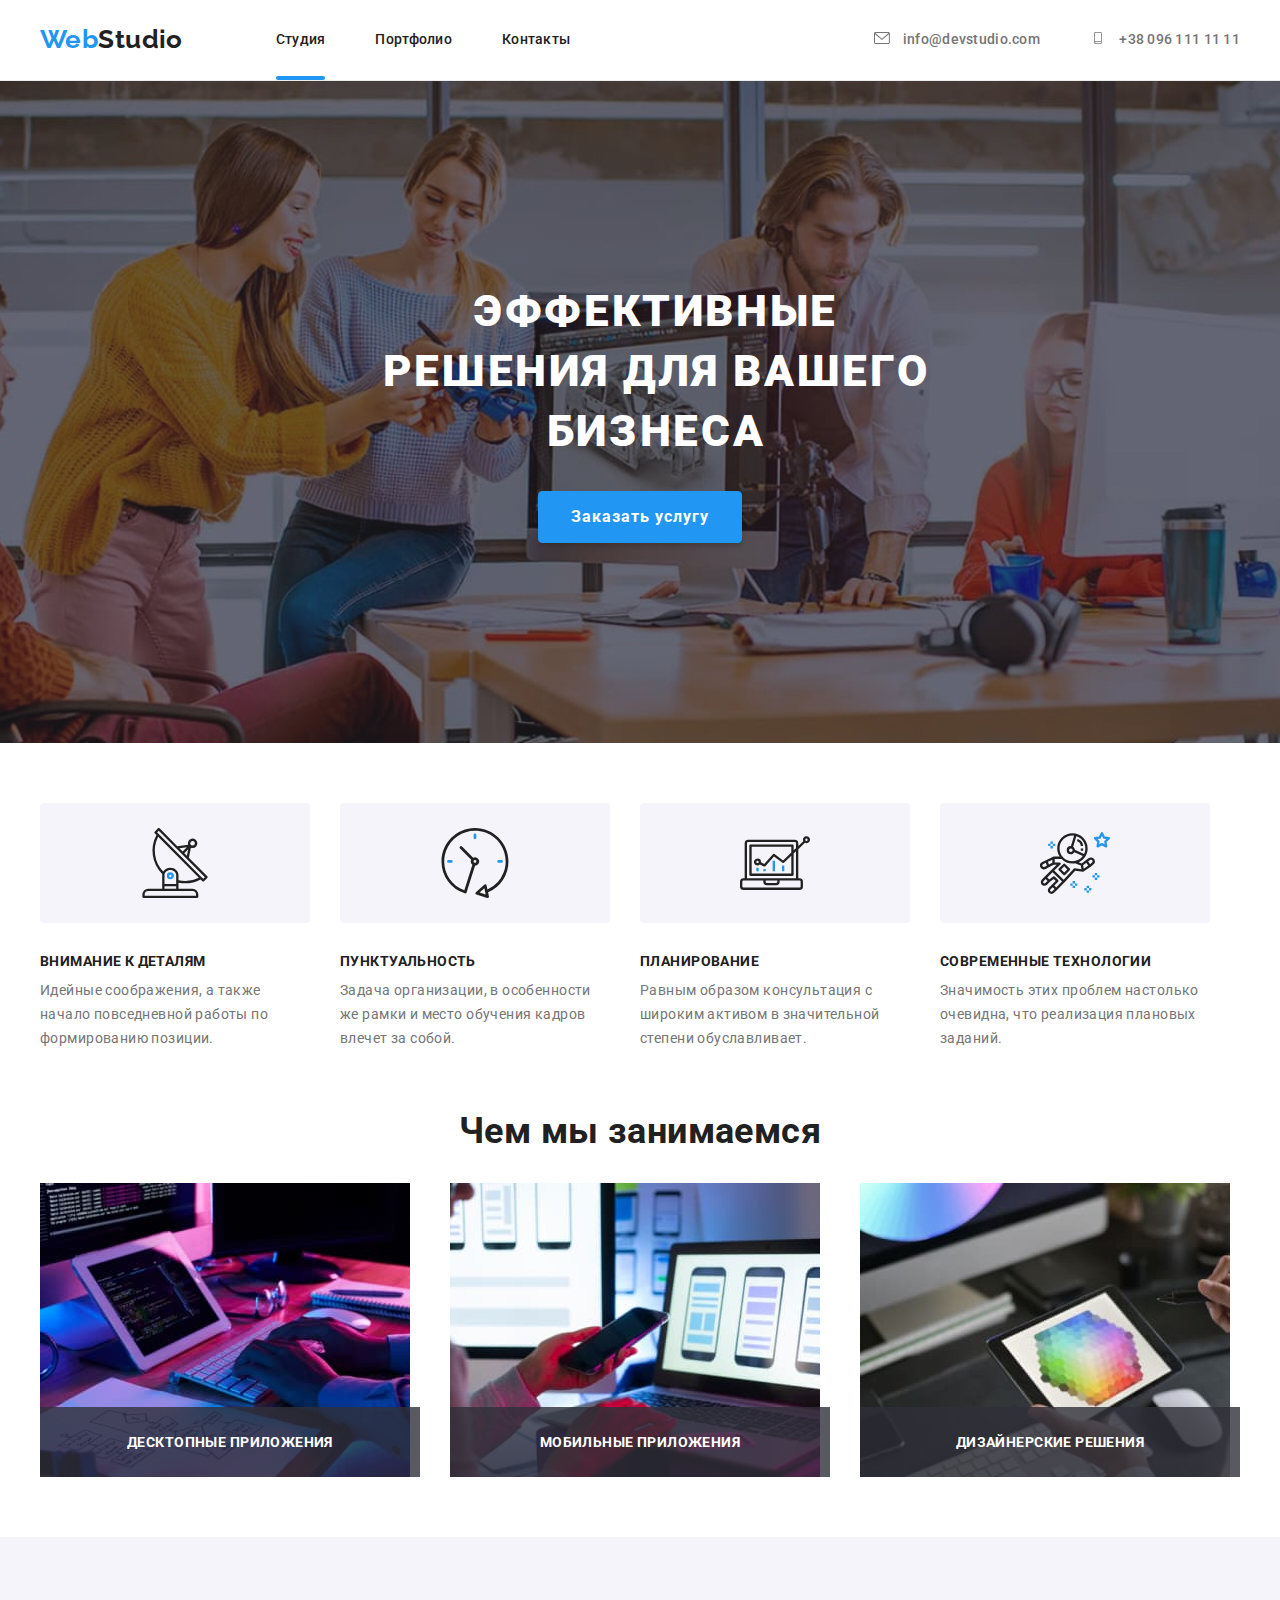
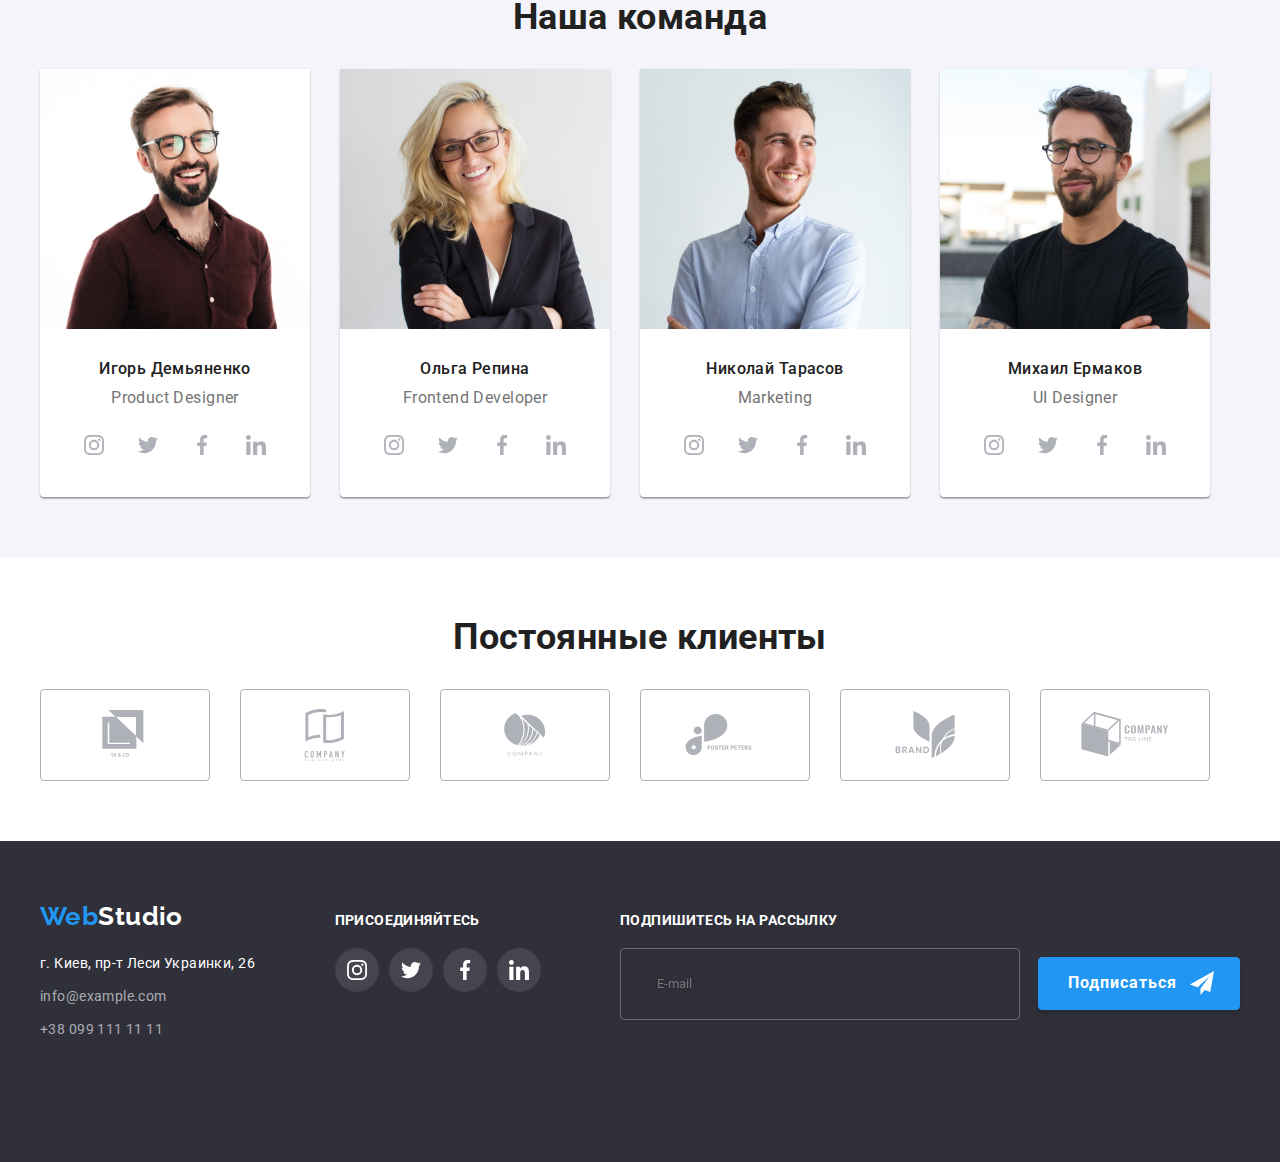
<file: index.html>
<!DOCTYPE html>
<html lang="en">

<head>
  <meta charset="UTF-8" />
  <meta name="viewport" content="width=device-width, initial-scale=1.0" />
  <title>WebStudio</title>
  <link
    href="https://fonts.googleapis.com/css2?family=Oleo+Script&family=Raleway:wght@700&family=Roboto:wght@400;500;700;900&display=swap"
    rel="stylesheet" />
  <link rel="stylesheet" href="https://cdnjs.cloudflare.com/ajax/libs/modern-normalize/1.0.0/modern-normalize.min.css"
    integrity="sha512-ISS7cAi1PEhQ8jnbJpJZMd29NlhNj4AWYyLOSp2CE/CsHxTCu+r+t0D2yoJudVrd0/8fTVPUVDzY5Tvli75u/g=="
    crossorigin="anonymous" />
  <link rel="stylesheet" href="./css/main.min.css" />
</head>

<body class="page">

  <!-- Шапка сайта -->
  <header class="page-header">
    <div class="container main-flex">

      <nav class="navigation">
        <!-- Logo-header -->
        <a class="logo navigation__logo-header link" href="./index.html" aria-label="logo">
          <span class="logo__accent-web">Web</span>Studio</a>

        <!-- Site  -->
        <ul class="site-nav__list page-header__site">
          <li class="site-nav__item">
            <a class="site-nav__link current link" href="./index.html">Студия</a></li>
          <li class="site-nav__item">
            <a class="site-nav__link link" href="./portfolio.html">Портфолио</a></li>
          <li class="site-nav__item">
            <a class="site-nav__link link" href="">Контакты</a></li>
        </ul>
      </nav>

      <address class="address">
        <ul class="site-contacts__list page-header__site">
          
          <li class="site-contacts__item">
            <a class="site-contacts__link link" href="mailto:info@devstudio.com">
              <svg class="site-contacts__icon-mail page-header__icon">
                <use href="./images/sprite.svg#icon-mail"></use>
              </svg>
              info@devstudio.com</a> </li>

          <li class="site-contacts__item">
            <a class="site-contacts__link link" href="tel:+380961111111">
              <svg class="site-contacts__icon-tell page-header__icon">
                <use href="./images/sprite.svg#icon-tell"></use>
              </svg>
              +38 096 111 11 11</a> </li>
        </ul>
      </address>
    </div>
  </header>

  <main>

    <!-- Hero  -->
    <section class="hero">
      <div class="hero__container">
        <h1 class="hero__title">Эффективные решения для вашего бизнеса</h1>
        <button class="button modal__btn" data-modal-open>Заказать услугу</button>
      </div>
    </section>

    <!-- Features-->
    <section class="feature section">
      <h2 class="section__title" hidden>Особенности</h2>
      <div class="container">

        <ul class="feature__list">
          <li class="feature__item icon-antena">
            <h3 class="feature__title">Внимание к деталям</h3>
            <p class="feature__indent">
              Идейные соображения, а также начало повседневной работы по формированию позиции.
            </p>
          </li>

          <li class="feature__item icon-clock">
            <h3 class="feature__title">Пунктуальность</h3>
            <p class="feature__indent">
              Задача организации, в особенности же рамки и место обучения кадров влечет за собой.
            </p>
          </li>
          <li class="feature__item icon-diagr">
            <h3 class="feature__title">Планирование</h3>
            <p class="feature__indent">
              Равным образом консультация с широким активом в значительной
              степени обуславливает.
            </p>
          </li>
          <li class="feature__item icon-astro">
            <h3 class="feature__title">Современные технологии</h3>
            <p class="feature__indent">
              Значимость этих проблем настолько очевидна, что реализация
              плановых заданий.
            </p>
          </li>
        </ul>
      </div>
    </section>

    <!-- Чем мы занимаемся-->
    <section class="section plan">
      <div class="container">
        <h2 class="section__title">Чем мы занимаемся</h2>

        <ul class="plan__list">
          <li class="plan__item">
            <img class="plan__image" src="./images/img1.jpg" alt="Мужчина пишет код с клавиатуры" width="370"
              height="294" />
            <p class="plan__text">Десктопные приложения</p>
          </li>
          <li class="plan__item">
            <img class="plan__image" src="./images/img2.jpg" alt="Девушка создает интерфейс как на телефоне" width="370"
              height="294" />
            <p class="plan__text">Мобильные приложения</p>
          </li>
          <li class="plan__item">
            <img class="plan__image" src="./images/img3.jpg" alt="Выбор цветовой палитры" width="370" height="294" />
            <p class="plan__text">Дизайнерские решения</p>
          </li>
        </ul>
      </div>
    </section>

    <!-- Наша команда-->
    <section class="work section">
      <div class="container">
        <h2 class="section__title">Наша команда</h2>

        <ul class="work__list">
          <li class="work__item">
            <img class="work__image" 
            src="./images/игорь.jpg" 
            alt="фото мужчины в очках" />
            <!-- width="270" height="260" -->
            <h3 class="work__title">Игорь Демьяненко</h3>
            <p class="work__indent">Product Designer</p>

            <ul class="social-list">
              <li class="social-list__item">
                <a href="" class="social-list__link">
                  <svg class="social-list__svg" width="20" height="20">
                    <use href="./images/sprite.svg#icon-instagram"></use>
                  </svg>
                </a>
              </li>

              <li class="social-list__item">
                <a href="" class="social-list__link">
                  <svg class="social-list__svg" width="20" height="20">
                    <use href="./images/sprite.svg#icon-twitter"></use>
                  </svg>
                </a>
              </li>

              <li class="social-list__item">
                <a href="" class="social-list__link">
                  <svg class="social-list__svg" width="20" height="20">
                    <use href="./images/sprite.svg#icon-facebook"></use>
                  </svg>
                </a>
              </li>

              <li class="social-list__item">
                <a href="" class="social-list__link">
                  <svg class="social-list__svg" width="20" height="20">
                    <use href="./images/sprite.svg#icon-linkedin"></use>
                  </svg>
                </a>
              </li>
            </ul>

          </li>

          <li class="work__item">
            <img class="work__image" 
            src="./images/ольга.jpg" 
            alt="фото женщины в очках" />

            <h3 class="work__title">Ольга Репина</h3>
            <p class="work__indent">Frontend Developer</p>

            <ul class="social-list">
              <li class="social-list__item">
                <a href="" class="social-list__link">
                  <svg class="social-list__svg" width="20" height="20">
                    <use href="./images/sprite.svg#icon-instagram"></use>
                  </svg>
                </a>
              </li>

              <li class="social-list__item">
                <a href="" class="social-list__link">
                  <svg class="social-list__svg" width="20" height="20">
                    <use href="./images/sprite.svg#icon-twitter"></use>
                  </svg>
                </a>
              </li>

              <li class="social-list__item">
                <a href="" class="social-list__link">
                  <svg class="social-list__svg" width="20" height="20">
                    <use href="./images/sprite.svg#icon-facebook"></use>
                  </svg>
                </a>
              </li>

              <li class="social-list__item">
                <a href="" class="social-list__link">
                  <svg class="social-list__svg" width="20" height="20">
                    <use href="./images/sprite.svg#icon-linkedin"></use>
                  </svg>
                </a>
              </li>
            </ul>

          </li>

          <li class="work__item">
            <img class="work__image" 
            src="./images/николай.jpg" 
            alt="фото мужчины" />

            <h3 class="work__title">Николай Тарасов</h3>
            <p class="work__indent">Marketing</p>

            <ul class="social-list">
              <li class="social-list__item">
                <a href="" class="social-list__link">
                  <svg class="social-list__svg" width="20" height="20">
                    <use href="./images/sprite.svg#icon-instagram"></use>
                  </svg>
                </a>
              </li>

              <li class="social-list__item">
                <a href="" class="social-list__link">
                  <svg class="social-list__svg" width="20" height="20">
                    <use href="./images/sprite.svg#icon-twitter"></use>
                  </svg>
                </a>
              </li>

              <li class="social-list__item">
                <a href="" class="social-list__link">
                  <svg class="social-list__svg" width="20" height="20">
                    <use href="./images/sprite.svg#icon-facebook"></use>
                  </svg>
                </a>
              </li>

              <li class="social-list__item">
                <a href="" class="social-list__link">
                  <svg class="social-list__svg" width="20" height="20">
                    <use href="./images/sprite.svg#icon-linkedin"></use>
                  </svg>
                </a>
              </li>
            </ul>
          </li>

          <li class="work__item">
            <img class="work__image" 
            src="./images/михаил.jpg" 
            alt="фото мужчины в очках" />

            <h3 class="work__title">Михаил Ермаков</h3>
            <p class="work__indent">UI Designer</p>

            <ul class="social-list">
              <li class="social-list__item">
                <a href="" class="social-list__link">
                  <svg class="social-list__svg" width="20" height="20">
                    <use href="./images/sprite.svg#icon-instagram"></use>
                  </svg>
                </a>
              </li>

              <li class="social-list__item">
                <a href="" class="social-list__link">
                  <svg class="social-list__svg" width="20" height="20">
                    <use href="./images/sprite.svg#icon-twitter"></use>
                  </svg>
                </a>
              </li>

              <li class="social-list__item">
                <a href="" class="social-list__link">
                  <svg class="social-list__svg" width="20" height="20">
                    <use href="./images/sprite.svg#icon-facebook"></use>
                  </svg>
                </a>
              </li>

              <li class="social-list__item">
                <a href="" class="social-list__link">
                  <svg class="social-list__svg" width="20" height="20">
                    <use href="./images/sprite.svg#icon-linkedin"></use>
                  </svg>
                </a>
              </li>
            </ul>
          </li>
        </ul>

      </div>
    </section>

    <!-- Постоянные клиенты -->
    <section class="section">
      <div class="container clients__section">
        <h1 class="section__title">Постоянные клиенты</h1>

        <ul class="clients__list">
          <li class="clients__item">
            <a href="" class="clients__link">
              <svg class="clients__svg" height="50">
                <use href="./images/sprite.svg#icon-ya-co"></use>
              </svg>
            </a></li>

          <li class="clients__item">
            <a href="" class="clients__link">
              <svg class="clients__svg" height="52">
                <use href="./images/sprite.svg#icon-company-here"></use>
              </svg>
            </a></li>

          <li class="clients__item">
            <a href="" class="clients__link">
              <svg class="clients__svg" height="43">
                <use href="./images/sprite.svg#icon-company"></use>
              </svg>
            </a></li>

          <li class="clients__item">
            <a href="" class="clients__link">
              <svg class="clients__svg" height="42">
                <use href="./images/sprite.svg#icon-foster"></use>
              </svg>
            </a></li>

          <li class="clients__item">
            <a href="" class="clients__link">
              <svg class="clients__svg" height="47">
                <use href="./images/sprite.svg#icon-brand"></use>
              </svg>
            </a></li>

          <li class="clients__item">
            <a href="" class="clients__link">
              <svg class="clients__svg" height="45">
                <use href="./images/sprite.svg#icon-tag-line"></use>
              </svg>
            </a></li>
        </ul>
      </div>
    </section>
  </main>

  <!-- Футер-->
  <footer class="footer">
    <div class="container block">

      <!--address-block -->
      <div class="footer-box">
        <!-- Logo-footer -->
        <a href="" class="logo logo-footer link">
          <span class="logo__accent-web">Web</span>Studio
        </a>
        <address class="address">
          <ul class="footer__list">
            <li class="footer__item">
              <a class="footer__link full-white link" href="https://goo.gl/maps/Jzkq81QmXv9pryJU8" target="_blank">
                г. Киев, пр-т Леси Украинки, 26
              </a></li>

            <li class="footer__item">
              <a class="footer__link link" href="mailto:info@example.com">
                info@example.com
              </a></li>

            <li class="footer__item">
              <a class="footer__link link" href="tel:+380991111111">
                +38 099 111 11 11
              </a></li>
          </ul>
        </address>
      </div>

      <!-- Присоединяйтесь -->
      <div class="footer-box join">
        <p class=" footer-title">Присоединяйтесь</p>
        <ul class="join__list">

          <li class="join__item">
            <a href="" class="join__link">
              <svg class="join__svg" width="20" height="20">
                <use href="./images/sprite.svg#icon-instagram"></use>
              </svg>
            </a>
          </li>

          <li class="join__item">
            <a href="" class="join__link">
              <svg class="join__svg" width="20" height="20">
                <use href="./images/sprite.svg#icon-twitter"></use>
              </svg>
            </a>
          </li>

          <li class="join__item">
            <a href="" class="join__link">
              <svg class="join__svg" width="20" height="20">
                <use href="./images/sprite.svg#icon-facebook"></use>
              </svg>
            </a>
          </li>

          <li class="join__item">
            <a href="" class="join__link">
              <svg class="join__svg" width="20" height="20">
                <use href="./images/sprite.svg#icon-linkedin"></use>
              </svg>
            </a>
          </li>
        </ul>
      </div>

      <!-- Подпишитесь на рассылку -->
      <div class="footer-box subscribe">
        <p class="subscribe__text footer-title">Подпишитесь на рассылку</p>

        <form class="subscribe__form" action="#">
          <input class="subscribe__input" 
          name="user-phone" 
          type="email" placeholder="E-mail" required>

          <button class="subscribe__btn button" type="submit">Подписаться
            <svg class="subscribe__icon">
              <use href="./images/hw6/sprite-modal.svg#icon-send"></use>
            </svg>
          </button>
        </form>
      </div>

    </div>
  </footer>

  <!-- Модальное окно -->
  <div class="backdrop is-hidden " data-modal>
    <div class="modal">

      <button class="modal__close" type="button" data-modal-close>
        <svg class="modal__icon-cross">
          <use href="./images/hw6/sprite-modal.svg#icon-cross"></use>
        </svg>
      </button>

      <p class="modal__text">Оставьте свои данные, мы вам перезвоним</p>

      <form class="modal-form" action="#">

        <label class="modal-form__field">
          <span class="modal-form__text">Имя*</span>
          <input class="modal-form__input modal-form--style-gap " 
                  type="text" name="user_name" required minlength="2">
          <svg class="modal-form__input-icon">
            <use href="./images/hw6/sprite-modal.svg#icon-name-figure"></use>
          </svg>
        </label>

        <label class="modal-form__field">
          <span class="modal-form__text">Телефон*</span>
          <input class="modal-form__input modal-form--style-gap" 
                  type="tel" name="user_phone" required>
          <svg class="modal-form__input-icon">
            <use href="./images/hw6/sprite-modal.svg#icon-phone"></use>
          </svg>
        </label>

        <label class="modal-form__field">
          <span class="modal-form__text">Почта*</span>
          <input class="modal-form__input modal-form--style-gap" 
                  type="email" name="user_mail" required>
          <svg class="modal-form__input-icon">
            <use href="./images/hw6/sprite-modal.svg#icon-mail"></use>
          </svg>
        </label>

        <label class="modal-form__field">
          <span class="modal-form__text">Комментарий</span>
          <textarea class="modal-form__message modal-form--style-gap" 
                    name="user_message" placeholder="Сообщение"></textarea>
        </label>

        <label class="modal-form__check-label">
          <input class="modal-form__check-policy" 
                type="checkbox" name="user_policy" value="accept-policy">
          <svg class="custom-checkbox">
            <use href="./images/hw6/sprite-modal.svg#icon-check"></use>
          </svg>

          <span class="modal-form__policy-text">
            Соглашаюсь с рассылкой и принимаю
            <a href="#" class="modal-form__policy-link"> Условия
              договора</a>
          </span>
        </label>

        <button class="modal-form__btn button">Отправить</button>
      </form>
    </div>
  </div>


  <script src="./js/modal.js"></script>

</body>

</html>
</file>
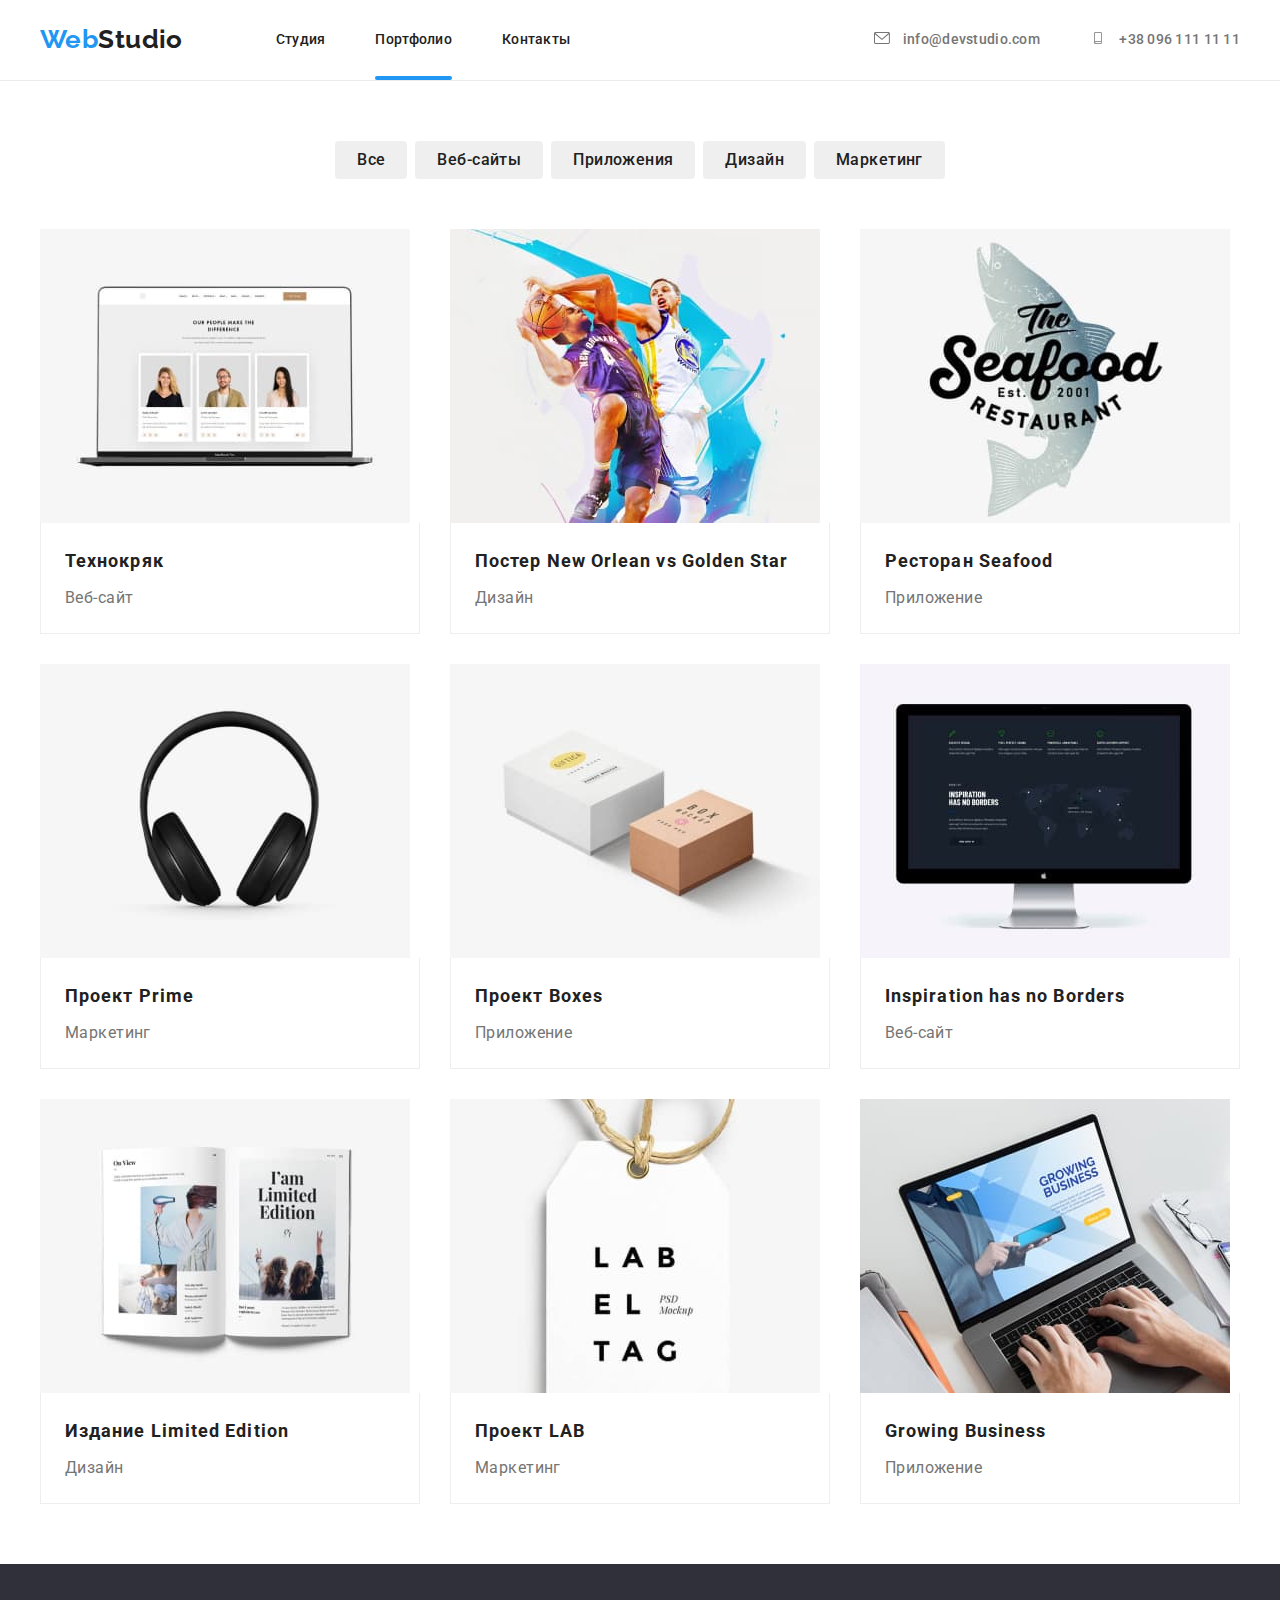
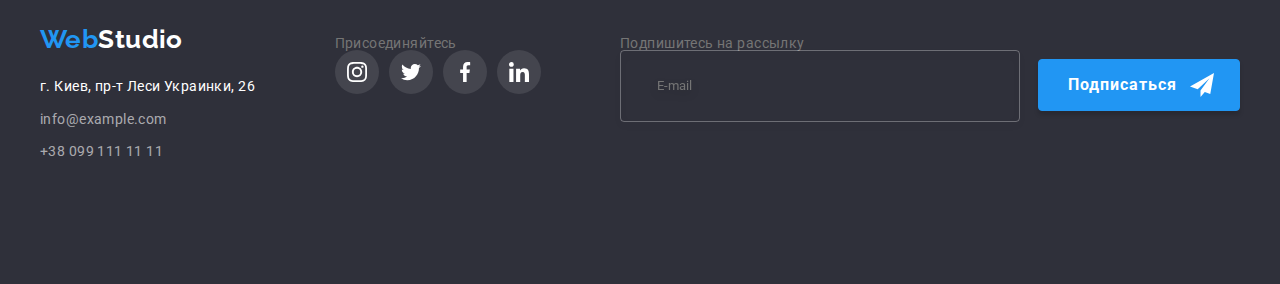
<file: portfolio.html>
<!DOCTYPE html>
<html lang="en">

<head>
  <meta charset="UTF-8" />
  <meta name="viewport" content="width=device-width, initial-scale=1.0" />
  <title>Portfolio</title>
  <link
    href="https://fonts.googleapis.com/css2?family=Oleo+Script&family=Raleway:wght@700&family=Roboto:wght@400;500;700;900&display=swap"
    rel="stylesheet" />
  <link rel="stylesheet" href="https://cdnjs.cloudflare.com/ajax/libs/modern-normalize/1.0.0/modern-normalize.min.css"
    integrity="sha512-ISS7cAi1PEhQ8jnbJpJZMd29NlhNj4AWYyLOSp2CE/CsHxTCu+r+t0D2yoJudVrd0/8fTVPUVDzY5Tvli75u/g=="
    crossorigin="anonymous" />
  <link rel="stylesheet" href="./css/portfolio.min.css" />
</head>

<body class="page">

  <!-- Шапка сайта -->
  <header class="page-header">
    <div class="container main-flex">

      <nav class="navigation">
        <!-- Logo-header -->
        <a class="logo navigation__logo-header link" href="./index.html" aria-label="logo">
          <span class="logo__accent-web">Web</span>Studio</a>

        <!-- Site  -->
        <ul class="site-nav__list page-header__site">
          <li class="site-nav__item">
            <a class="site-nav__link link" href="./index.html">Студия</a></li>
          <li class="site-nav__item">
            <a class="site-nav__link current link" href="./portfolio.html">Портфолио</a></li>
          <li class="site-nav__item">
            <a class="site-nav__link link" href="">Контакты</a></li>
        </ul>
      </nav>

      <address class="address">
        <ul class="site-contacts__list page-header__site">
          <li class="site-contacts__item">
            <a class="site-contacts__link link" href="mailto:info@devstudio.com">
              <svg class="site-contacts__icon-mail">
                <use href="./images/sprite.svg#icon-mail"></use>
              </svg>
              info@devstudio.com</a> </li>
          <li class="site-contacts__item">
            <a class="site-contacts__link link" href="tel:+380961111111">
              <svg class="site-contacts__icon-tell">
                <use href="./images/sprite.svg#icon-tell"></use>
              </svg>
              +38 096 111 11 11</a> </li>
        </ul>
      </address>
    </div>
  </header>

  <main>
    <h1 class="section__title" hidden>Portfolio</h1>

    <section class="portfolio section ">
      <!-- Filters -->
      <h2 class="section__title" hidden>Filters</h2>

      <div class="container">
        <div class="filter__block">

          <ul class="filter__list">
            <li class="filter__item">
              <button class="filter__btn" type="button">
                Все</button></li>
            <li class="filter__item">
              <button class="filter__btn" type="button">
                Веб-сайты</button></li>
            <li class="filter__item">
              <button class="filter__btn" type="button">
                Приложения</button></li>
            <li class="filter__item">
              <button class="filter__btn" type="button">
                Дизайн</button></li>
            <li class="filter__item">
              <button class="filter__btn" type="button">
                Маркетинг</button></li>
          </ul>
        </div>
      </div>


      <!-- Projects -->
      <h2 class="section__title" hidden>Projects</h2>
      <div class="container">

        <ul class="projects__list ">

          <li class="card__item">
            <a class="card__link link" href="">
              <div class="card">
                <img class="card__image" src="./images/techno.jpg" alt="team of three" width="370" height="294" />
                <p class="card__text">
                  Технокряк это современная площадка распространения коронавируса. Компании используют эту платформу для
                  цифрового
                  шпионажа и атак на защищённые сервера конкурентов.</p>
              </div>

              <div class="card__content">
                <h3 class="card__title">Технокряк</h3>
                <p class="card__indent">Веб-сайт</p>
              </div>
            </a>
          </li>

          <li class="card__item">
            <a class="card__link link" href="">
              <div class="card">
                <img class="card__image" src="./images/poster.jpg" alt="a battle of two basketball players" width="370"
                  height="294" />
                <p class="card__text">Технокряк это современная площадка распространения коронавируса. Компании
                  используют эту платформу для цифрового
                  шпионажа и атак на защищённые сервера конкурентов.</p>
              </div>

              <div class="card__content">
                <h3 class="card__title">Постер New Orlean vs Golden Star</h3>
                <p class="card__indent">Дизайн</p>
              </div>
            </a>
          </li>

          <li class="card__item">
            <a class="card__link link" href="">
              <div class="card">
                <img class="card__image" src="./images/seafood.jpg" alt="logo the restaurant seafood" width="370"
                  height="294" />
                <p class="card__text">Технокряк это современная площадка распространения коронавируса. Компании
                  используют эту платформу для цифрового
                  шпионажа и атак на защищённые сервера конкурентов.</p>
              </div>

              <div class="card__content">
                <h3 class="card__title">Ресторан Seafood</h3>
                <p class="card__indent">Приложение</p>
              </div>
            </a>
          </li>

          <li class="card__item">
            <a class="card__link link" href="">
              <div class="card">
                <img class="card__image" src="./images/prime.jpg" alt="headphones" width="370" height="294" />
                <p class="card__text">Технокряк это современная площадка распространения коронавируса. Компании
                  используют эту платформу для цифрового
                  шпионажа и атак на защищённые сервера конкурентов.</p>
              </div>

              <div class="card__content">
                <h3 class="card__title">Проект Prime</h3>
                <p class="card__indent">Маркетинг</p>
              </div>
            </a>
          </li>

          <li class="card__item">
            <a class="card__link link" href="">
              <div class="card">
                <img class="card__image" src="./images/boxes.jpg" alt="two boxes" width="370" height="294" />
                <p class="card__text">Технокряк это современная площадка распространения коронавируса. Компании
                  используют эту платформу для цифрового
                  шпионажа и атак на защищённые сервера конкурентов.</p>
              </div>

              <div class="card__content">
                <h3 class="card__title">Проект Boxes</h3>
                <p class="card__indent">Приложение</p>
              </div>
            </a>
          </li>

          <li class="card__item">
            <a class="card__link link" href="">
              <div class="card">
                <img class="card__image" src="./images/borders.jpg" alt="computer screen" width="370" height="294" />
                <p class="card__text">Технокряк это современная площадка распространения коронавируса. Компании
                  используют эту платформу для цифрового
                  шпионажа и атак на защищённые сервера конкурентов.</p>
              </div>

              <div class="card__content">
                <h3 class="card__title">Inspiration has no Borders</h3>
                <p class="card__indent">Веб-сайт</p>
              </div>
            </a>
          </li>

          <li class="card__item">
            <a class="card__link link" href="">
              <div class="card">
                <img class="card__image" src="./images/edition.jpg" alt="open book" width="370" height="294" />
                <p class="card__text">Технокряк это современная площадка распространения коронавируса. Компании
                  используют эту платформу для цифрового
                  шпионажа и атак на защищённые сервера конкурентов.</p>
              </div>

              <div class="card__content">
                <h3 class="card__title">Издание Limited Edition</h3>
                <p class="card__indent">Дизайн</p>
              </div>
            </a>
          </li>

          <li class="card__item">
            <a class="card__link link" href="">
              <div class="card">
                <img class="card__image" src="./images/lab.jpg" alt="bookmark" width="370" height="294" />
                <p class="card__text">Технокряк это современная площадка распространения коронавируса. Компании
                  используют эту платформу для цифрового
                  шпионажа и атак на защищённые сервера конкурентов.</p>
              </div>

              <div class="card__content">
                <h3 class="card__title">Проект LAB</h3>
                <p class="card__indent">Маркетинг</p>
              </div>
            </a>
          </li>

          <li class="card__item">
            <a class="card__link link" href="">
              <div class="card">
                <img class="card__image" src="./images/growing.jpg" alt="netbook" width="370" height="294" />
                <p class="card__text">Технокряк это современная площадка распространения коронавируса. Компании
                  используют эту платформу для цифрового
                  шпионажа и атак на защищённые сервера конкурентов.</p>
              </div>

              <div class="card__content">
                <h3 class="card__title">Growing Business</h3>
                <p class="card__indent">Приложение</p>
              </div>
            </a>
          </li>
        </ul>
      </div>
    </section>
  </main>

  <!-- Футер-->
  <footer class="footer">
    <div class="container block">

      <!--address-block -->
      <div class="footer-box">
        <!-- Logo-footer -->
        <a href="" class="logo logo-footer link">
          <span class="logo__accent-web">Web</span>Studio
        </a>
        <address class="address">
          <ul class="footer__list">
            <li class="footer__item">
              <a class="footer__link full-white link" href="https://goo.gl/maps/Jzkq81QmXv9pryJU8" target="_blank">
                г. Киев, пр-т Леси Украинки, 26
              </a></li>

            <li class="footer__item">
              <a class="footer__link link" href="mailto:info@example.com">
                info@example.com
              </a></li>

            <li class="footer__item">
              <a class="footer__link link" href="tel:+380991111111">
                +38 099 111 11 11
              </a></li>
          </ul>
        </address>
      </div>

      <!-- Присоединяйтесь -->
      <div class="footer-box">
        <p class="join">Присоединяйтесь</p>
        <ul class="join__list">

          <li class="join__item">
            <a href="" class="join__link">
              <svg class="join__svg" width="20" height="20">
                <use href="./images/sprite.svg#icon-instagram"></use>
              </svg>
            </a>
          </li>

          <li class="join__item">
            <a href="" class="join__link">
              <svg class="join__svg" width="20" height="20">
                <use href="./images/sprite.svg#icon-twitter"></use>
              </svg>
            </a>
          </li>

          <li class="join__item">
            <a href="" class="join__link">
              <svg class="join__svg" width="20" height="20">
                <use href="./images/sprite.svg#icon-facebook"></use>
              </svg>
            </a>
          </li>

          <li class="join__item">
            <a href="" class="join__link">
              <svg class="join__svg" width="20" height="20">
                <use href="./images/sprite.svg#icon-linkedin"></use>
              </svg>
            </a>
          </li>
        </ul>
      </div>

      <!-- Подпишитесь на рассылку -->
      <div class="footer-box">
        <p class="subscribe__text">Подпишитесь на рассылку</p>

        <form class="subscribe__form" action="#">
          <input class="subscribe__input" name="user-phone" type="email" placeholder="E-mail" required>

          <button class="subscribe__btn button" type="submit">Подписаться
            <svg class="subscribe__icon">
              <use href="./images/hw6/sprite-modal.svg#icon-send"></use>
            </svg>
          </button>
        </form>
      </div>

    </div>
  </footer>


</body>

</html>
</file>
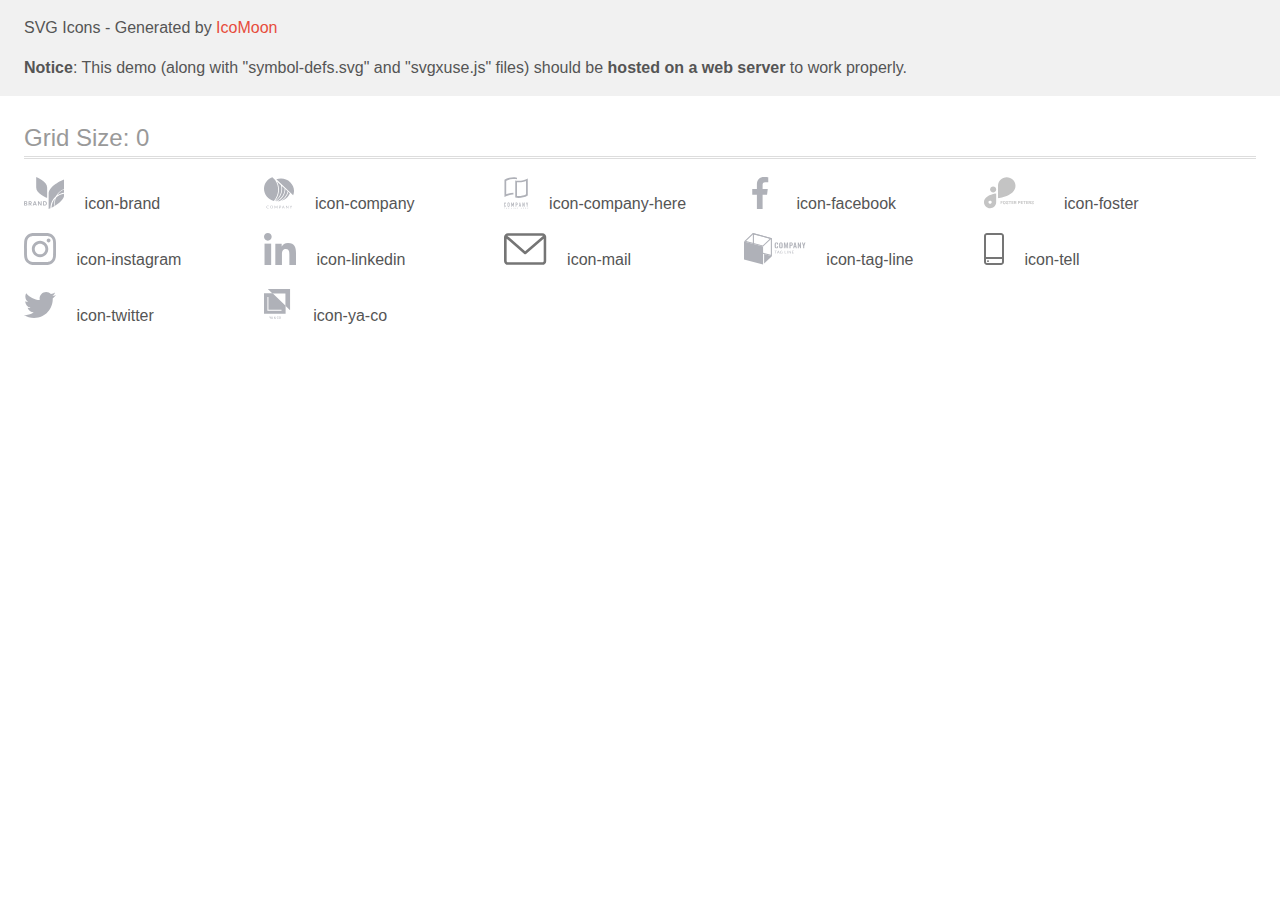
<file: images/hw4/icomoon/demo-external-svg.html>
<!doctype html>
<html>
<head>
    <title>IcoMoon - SVG Icons</title>
    <meta charset="utf-8">
    <meta name="viewport" content="width=device-width, initial-scale=1">
    <link rel="stylesheet" href="demo-files/demo.css">
    <link rel="stylesheet" href="style.css">
</head>
<body>
<header class="bgc1 clearfix">
<div class="mhl">
    <p>SVG Icons - Generated by <a href="https://icomoon.io/app">IcoMoon</a></p><p><strong>Notice</strong>: This demo (along with "symbol-defs.svg" and "svgxuse.js" files) should be <b>hosted on a web server</b> to work properly.</p>
</div>
</header>
    <div class="clearfix mhl ptl">
        <h1 class="mvm mtn fgc1">Grid Size: 0</h1>
        <div class="glyph fs1">
            <div class="clearfix pbs">
                <svg class="icon icon-brand"><use xlink:href="symbol-defs.svg#icon-brand"></use></svg><span class="name"> icon-brand</span>
            </div>
        </div>
        <div class="glyph fs1">
            <div class="clearfix pbs">
                <svg class="icon icon-company"><use xlink:href="symbol-defs.svg#icon-company"></use></svg><span class="name"> icon-company</span>
            </div>
        </div>
        <div class="glyph fs1">
            <div class="clearfix pbs">
                <svg class="icon icon-company-here"><use xlink:href="symbol-defs.svg#icon-company-here"></use></svg><span class="name"> icon-company-here</span>
            </div>
        </div>
        <div class="glyph fs1">
            <div class="clearfix pbs">
                <svg class="icon icon-facebook"><use xlink:href="symbol-defs.svg#icon-facebook"></use></svg><span class="name"> icon-facebook</span>
            </div>
        </div>
        <div class="glyph fs1">
            <div class="clearfix pbs">
                <svg class="icon icon-foster"><use xlink:href="symbol-defs.svg#icon-foster"></use></svg><span class="name"> icon-foster</span>
            </div>
        </div>
        <div class="glyph fs1">
            <div class="clearfix pbs">
                <svg class="icon icon-instagram"><use xlink:href="symbol-defs.svg#icon-instagram"></use></svg><span class="name"> icon-instagram</span>
            </div>
        </div>
        <div class="glyph fs1">
            <div class="clearfix pbs">
                <svg class="icon icon-linkedin"><use xlink:href="symbol-defs.svg#icon-linkedin"></use></svg><span class="name"> icon-linkedin</span>
            </div>
        </div>
        <div class="glyph fs1">
            <div class="clearfix pbs">
                <svg class="icon icon-mail"><use xlink:href="symbol-defs.svg#icon-mail"></use></svg><span class="name"> icon-mail</span>
            </div>
        </div>
        <div class="glyph fs1">
            <div class="clearfix pbs">
                <svg class="icon icon-tag-line"><use xlink:href="symbol-defs.svg#icon-tag-line"></use></svg><span class="name"> icon-tag-line</span>
            </div>
        </div>
        <div class="glyph fs1">
            <div class="clearfix pbs">
                <svg class="icon icon-tell"><use xlink:href="symbol-defs.svg#icon-tell"></use></svg><span class="name"> icon-tell</span>
            </div>
        </div>
        <div class="glyph fs1">
            <div class="clearfix pbs">
                <svg class="icon icon-twitter"><use xlink:href="symbol-defs.svg#icon-twitter"></use></svg><span class="name"> icon-twitter</span>
            </div>
        </div>
        <div class="glyph fs1">
            <div class="clearfix pbs">
                <svg class="icon icon-ya-co"><use xlink:href="symbol-defs.svg#icon-ya-co"></use></svg><span class="name"> icon-ya-co</span>
            </div>
        </div>
  </div>
<script defer src="svgxuse.js"></script>
</body>
</html>
</file>
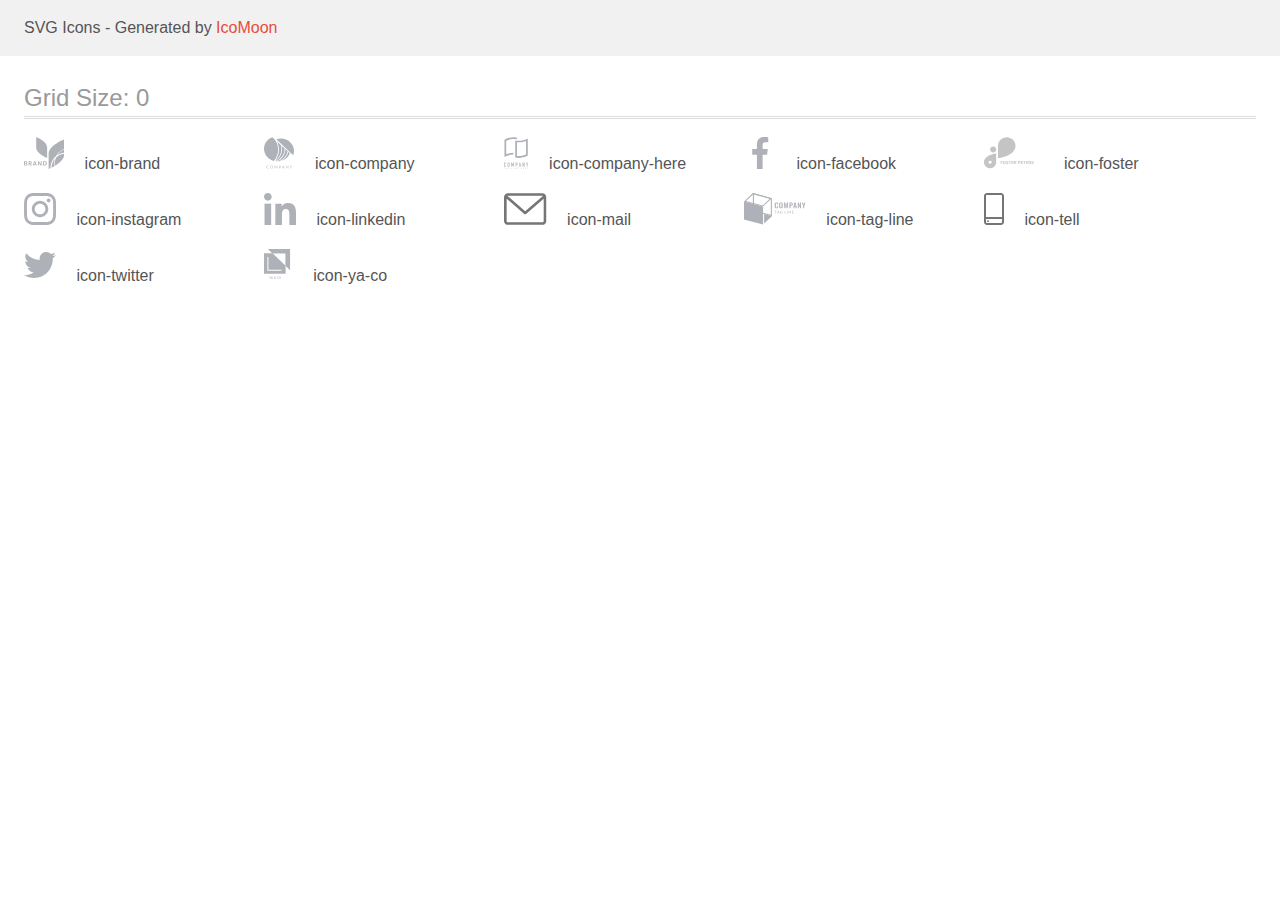
<file: images/hw4/icomoon/demo.html>
<!doctype html>
<html>
<head>
    <title>IcoMoon - SVG Icons</title>
    <meta charset="utf-8">
    <meta name="viewport" content="width=device-width, initial-scale=1">
    <link rel="stylesheet" href="demo-files/demo.css">
    <link rel="stylesheet" href="style.css">
</head>
<body>
<svg aria-hidden="true" style="position: absolute; width: 0; height: 0; overflow: hidden;" version="1.1" xmlns="http://www.w3.org/2000/svg" xmlns:xlink="http://www.w3.org/1999/xlink">
<defs>
<symbol id="icon-brand" viewBox="0 0 40 32">
<path fill="#afb1b8" style="fill: var(--color1, #afb1b8)" d="M3.055 26.742c0.156 0.194 0.24 0.438 0.236 0.688 0.008 0.163-0.021 0.326-0.084 0.476s-0.159 0.285-0.281 0.393c-0.304 0.231-0.681 0.343-1.061 0.317h-1.865v-4.361h1.827c0.361-0.024 0.718 0.078 1.012 0.29 0.118 0.099 0.211 0.224 0.273 0.366s0.089 0.296 0.081 0.45c0.011 0.241-0.065 0.477-0.212 0.667-0.142 0.173-0.338 0.293-0.556 0.341 0.247 0.045 0.471 0.177 0.63 0.373zM0.868 26.084h0.781c0.177 0.013 0.354-0.038 0.496-0.145 0.059-0.053 0.104-0.12 0.133-0.193s0.041-0.153 0.034-0.233c0.006-0.079-0.006-0.158-0.035-0.232s-0.073-0.14-0.13-0.194c-0.147-0.11-0.329-0.162-0.511-0.147h-0.768v1.144zM2.222 27.756c0.063-0.055 0.112-0.123 0.144-0.2s0.046-0.16 0.041-0.243c0.005-0.084-0.010-0.168-0.042-0.246s-0.083-0.147-0.146-0.202c-0.153-0.114-0.341-0.17-0.53-0.158h-0.819v1.199h0.83c0.187 0.011 0.372-0.043 0.524-0.151z"></path>
<path fill="#afb1b8" style="fill: var(--color1, #afb1b8)" d="M6.79 28.617l-1.016-1.704h-0.382v1.704h-0.874v-4.361h1.655c0.417-0.029 0.83 0.104 1.152 0.371 0.231 0.237 0.371 0.549 0.393 0.879s-0.073 0.659-0.27 0.925c-0.204 0.235-0.483 0.391-0.789 0.443l1.082 1.743h-0.951zM5.392 26.318h0.715c0.497 0 0.745-0.22 0.745-0.66 0.005-0.090-0.008-0.18-0.040-0.264s-0.080-0.161-0.143-0.226c-0.157-0.131-0.359-0.195-0.562-0.177h-0.724l0.008 1.327z"></path>
<path fill="#afb1b8" style="fill: var(--color1, #afb1b8)" d="M11.568 27.739h-1.742l-0.308 0.878h-0.917l1.6-4.312h0.991l1.593 4.312h-0.917l-0.301-0.878zM11.335 27.079l-0.637-1.841-0.637 1.841h1.273z"></path>
<path fill="#afb1b8" style="fill: var(--color1, #afb1b8)" d="M17.55 28.617h-0.868l-1.946-2.965v2.965h-0.866v-4.361h0.866l1.946 2.983v-2.983h0.868v4.361z"></path>
<path fill="#afb1b8" style="fill: var(--color1, #afb1b8)" d="M22.502 27.573c-0.179 0.329-0.453 0.597-0.785 0.769-0.378 0.192-0.797 0.286-1.22 0.275h-1.545v-4.361h1.545c0.422-0.011 0.841 0.081 1.22 0.268 0.332 0.168 0.606 0.433 0.785 0.761 0.179 0.355 0.272 0.747 0.272 1.144s-0.093 0.789-0.272 1.144zM21.509 27.469c0.248-0.29 0.384-0.659 0.384-1.041s-0.136-0.751-0.384-1.041c-0.299-0.262-0.69-0.396-1.086-0.371h-0.603v2.823h0.603c0.397 0.025 0.787-0.108 1.086-0.371z"></path>
<path fill="#afb1b8" style="fill: var(--color1, #afb1b8)" d="M12.111 0c0 0 11.201 4.246 10.963 10.39v10.392c0 0-11.193-4.248-10.959-10.392l-0.004-10.39z"></path>
<path fill="#afb1b8" style="fill: var(--color1, #afb1b8)" d="M33.054 18.349c2.115-1.462 4.562-2.367 7.117-2.633v-3.253c-2.943 1.139-5.44 3.204-7.117 5.886z"></path>
<path fill="#afb1b8" style="fill: var(--color1, #afb1b8)" d="M31.783 19.329c1.731-3.5 4.733-6.202 8.388-7.548v-9.374c0 0-15.952 6.048-15.614 14.797v14.795c0 0 0.711-0.27 1.829-0.778 0-0.473 0-0.95 0.051-1.43 0.33-4.062 2.253-7.826 5.347-10.464z"></path>
<path fill="#afb1b8" style="fill: var(--color1, #afb1b8)" d="M30.266 24.825c0.084-1.026 0.271-2.041 0.558-3.029-1.926 2.279-3.093 5.106-3.335 8.085-0.023 0.281-0.036 0.562-0.042 0.852 0.906-0.437 1.96-0.982 3.068-1.623-0.283-1.409-0.366-2.851-0.248-4.284z"></path>
<path fill="#afb1b8" style="fill: var(--color1, #afb1b8)" d="M30.9 24.878c-0.106 1.296-0.040 2.601 0.197 3.879 4.358-2.618 9.255-6.664 9.067-11.553v-0.426c-3.114 0.35-6.027 1.716-8.292 3.89-0.53 1.347-0.858 2.766-0.972 4.21z"></path>
</symbol>
<symbol id="icon-company" viewBox="0 0 31 32">
<path fill="#afb1b8" style="fill: var(--color1, #afb1b8)" d="M4.722 31.103c0.011 0 0.022 0.003 0.032 0.007s0.019 0.011 0.027 0.018l0.153 0.161c-0.119 0.13-0.266 0.234-0.431 0.305-0.193 0.077-0.401 0.115-0.611 0.109-0.197 0.004-0.392-0.031-0.574-0.102-0.164-0.065-0.312-0.164-0.433-0.288-0.123-0.129-0.218-0.28-0.279-0.445-0.067-0.184-0.1-0.377-0.098-0.571-0.003-0.195 0.033-0.39 0.105-0.573 0.067-0.166 0.168-0.317 0.297-0.445 0.131-0.126 0.287-0.224 0.459-0.29 0.189-0.070 0.389-0.104 0.591-0.102 0.188-0.004 0.375 0.027 0.549 0.093 0.152 0.063 0.291 0.15 0.412 0.257l-0.128 0.171c-0.009 0.012-0.020 0.023-0.033 0.031-0.015 0.010-0.033 0.014-0.052 0.013-0.020-0.001-0.039-0.008-0.056-0.018l-0.069-0.046-0.096-0.058c-0.041-0.022-0.084-0.041-0.128-0.057-0.057-0.019-0.115-0.035-0.174-0.046-0.075-0.013-0.151-0.019-0.228-0.018-0.146-0.002-0.29 0.024-0.425 0.077-0.126 0.048-0.239 0.122-0.333 0.215-0.095 0.099-0.169 0.216-0.216 0.343-0.054 0.145-0.080 0.298-0.078 0.452-0.002 0.156 0.024 0.312 0.078 0.46 0.047 0.126 0.119 0.242 0.212 0.341 0.088 0.093 0.196 0.165 0.318 0.212 0.125 0.049 0.259 0.074 0.394 0.073 0.078 0.001 0.156-0.004 0.234-0.015 0.126-0.015 0.247-0.056 0.354-0.122 0.054-0.034 0.104-0.072 0.151-0.113 0.020-0.018 0.046-0.028 0.073-0.029z"></path>
<path fill="#afb1b8" style="fill: var(--color1, #afb1b8)" d="M9.144 30.296c0.002 0.194-0.033 0.386-0.103 0.567-0.062 0.165-0.161 0.315-0.288 0.44s-0.282 0.224-0.452 0.289c-0.375 0.136-0.789 0.136-1.164 0-0.169-0.066-0.323-0.165-0.45-0.29-0.128-0.128-0.227-0.279-0.291-0.445-0.138-0.367-0.138-0.769 0-1.136 0.065-0.166 0.164-0.317 0.291-0.447 0.128-0.121 0.281-0.216 0.45-0.279 0.374-0.139 0.79-0.139 1.164 0 0.17 0.066 0.324 0.165 0.452 0.29 0.126 0.127 0.224 0.276 0.289 0.44 0.071 0.183 0.106 0.376 0.103 0.571zM8.742 30.296c0.003-0.155-0.022-0.309-0.073-0.456-0.043-0.126-0.113-0.242-0.205-0.341-0.090-0.094-0.2-0.167-0.323-0.215-0.272-0.1-0.574-0.1-0.846 0-0.123 0.048-0.234 0.121-0.324 0.215-0.093 0.098-0.164 0.215-0.207 0.341-0.097 0.297-0.097 0.615 0 0.912 0.043 0.126 0.114 0.242 0.207 0.341 0.090 0.093 0.2 0.166 0.324 0.213 0.273 0.097 0.573 0.097 0.846 0 0.123-0.047 0.234-0.12 0.323-0.213 0.092-0.099 0.162-0.215 0.205-0.341 0.051-0.147 0.076-0.301 0.073-0.456z"></path>
<path fill="#afb1b8" style="fill: var(--color1, #afb1b8)" d="M12.161 30.774l0.040 0.102c0.015-0.036 0.029-0.069 0.044-0.102 0.015-0.034 0.031-0.068 0.050-0.1l0.978-1.694c0.019-0.029 0.036-0.047 0.056-0.053 0.026-0.008 0.053-0.011 0.080-0.009h0.289v2.755h-0.343v-2.026c0-0.026 0-0.055 0-0.086-0.002-0.032-0.002-0.063 0-0.095l-0.984 1.718c-0.012 0.026-0.033 0.047-0.058 0.063s-0.054 0.023-0.084 0.023h-0.056c-0.030 0-0.059-0.007-0.084-0.023s-0.045-0.037-0.057-0.063l-1.013-1.729c0 0.033 0 0.066 0 0.099s0 0.062 0 0.088v2.026h-0.331v-2.75h0.289c0.027-0.002 0.054 0.002 0.080 0.009 0.024 0.011 0.043 0.030 0.054 0.053l0.999 1.696c0.020 0.031 0.036 0.064 0.050 0.098z"></path>
<path fill="#afb1b8" style="fill: var(--color1, #afb1b8)" d="M15.842 30.638v1.032h-0.383v-2.752h0.854c0.161-0.003 0.322 0.017 0.477 0.060 0.124 0.033 0.239 0.092 0.337 0.171 0.085 0.075 0.151 0.167 0.191 0.27 0.045 0.112 0.067 0.232 0.065 0.352 0.002 0.121-0.022 0.24-0.071 0.352-0.046 0.106-0.117 0.2-0.207 0.275-0.098 0.083-0.214 0.145-0.339 0.182-0.149 0.045-0.305 0.067-0.461 0.064l-0.463-0.007zM15.842 30.342h0.463c0.101 0.001 0.201-0.013 0.297-0.042 0.079-0.025 0.152-0.066 0.214-0.119 0.058-0.050 0.102-0.113 0.13-0.182 0.031-0.074 0.047-0.152 0.046-0.232 0.004-0.076-0.009-0.153-0.038-0.224s-0.075-0.135-0.134-0.188c-0.146-0.109-0.33-0.162-0.515-0.148h-0.463v1.134z"></path>
<path fill="#afb1b8" style="fill: var(--color1, #afb1b8)" d="M20.987 31.673h-0.302c-0.030 0.001-0.060-0.008-0.084-0.026-0.022-0.017-0.039-0.039-0.050-0.064l-0.26-0.666h-1.307l-0.27 0.666c-0.010 0.024-0.026 0.046-0.048 0.062-0.024 0.019-0.055 0.028-0.086 0.027h-0.302l1.148-2.756h0.398l1.164 2.756zM19.092 30.65h1.080l-0.456-1.122c-0.035-0.084-0.064-0.171-0.086-0.259l-0.044 0.144c-0.013 0.044-0.029 0.084-0.042 0.117l-0.452 1.12z"></path>
<path fill="#afb1b8" style="fill: var(--color1, #afb1b8)" d="M22.641 28.931c0.023 0.012 0.043 0.029 0.057 0.049l1.675 2.077c0-0.033 0-0.066 0-0.097s0-0.062 0-0.091v-1.951h0.343v2.756h-0.191c-0.027 0.001-0.054-0.005-0.078-0.016-0.024-0.013-0.044-0.030-0.061-0.051l-1.673-2.075c0.002 0.032 0.002 0.063 0 0.095 0 0.031 0 0.058 0 0.084v1.964h-0.343v-2.756h0.203c0.024-0.001 0.047 0.004 0.069 0.013z"></path>
<path fill="#afb1b8" style="fill: var(--color1, #afb1b8)" d="M27.537 30.577v1.094h-0.383v-1.094l-1.059-1.66h0.343c0.029-0.002 0.059 0.007 0.082 0.024 0.021 0.018 0.038 0.039 0.052 0.062l0.662 1.071c0.027 0.046 0.050 0.088 0.069 0.128s0.034 0.078 0.048 0.117l0.050-0.119c0.019-0.043 0.040-0.085 0.065-0.126l0.653-1.078c0.014-0.021 0.030-0.041 0.050-0.058 0.023-0.019 0.052-0.029 0.082-0.027h0.346l-1.060 1.667z"></path>
<path fill="#afb1b8" style="fill: var(--color1, #afb1b8)" d="M11.971 24.293c0.167 0.020 0.335 0.036 0.505 0.051 2.583-1.101 4.768-2.902 6.282-5.18s2.29-4.929 2.231-7.624l-2.846-2.712c0.579 2.869 0.308 5.836-0.782 8.567s-2.956 5.12-5.389 6.898z"></path>
<path fill="#afb1b8" style="fill: var(--color1, #afb1b8)" d="M10.955 24.167l0.077 0.015c2.6-1.772 4.583-4.247 5.691-7.104s1.292-5.965 0.526-8.922l-4.054-3.862c1.64 3.175 2.3 6.728 1.903 10.246s-1.833 6.857-4.143 9.628z"></path>
<path fill="#afb1b8" style="fill: var(--color1, #afb1b8)" d="M24.704 14.725c-0.689 2.961-2.362 5.632-4.77 7.616-0.703 0.582-1.462 1.101-2.266 1.55 1.961-0.549 3.764-1.52 5.269-2.838s2.672-2.947 3.412-4.763l-1.644-1.565z"></path>
<path fill="#afb1b8" style="fill: var(--color1, #afb1b8)" d="M24.059 14.289l-2.341-2.23c-0.045 2.543-0.803 5.028-2.197 7.197s-3.372 3.943-5.729 5.137h0.011c0.525-0 1.050-0.030 1.572-0.089 2.203-0.857 4.148-2.219 5.664-3.967s2.553-3.825 3.021-6.047z"></path>
<path fill="#afb1b8" style="fill: var(--color1, #afb1b8)" d="M11.294 2.664l-2.793-2.664c-2.497 0.919-4.644 2.535-6.161 4.636s-2.332 4.589-2.34 7.139v0c0.009 2.818 1.005 5.552 2.829 7.77s4.372 3.793 7.242 4.476c2.561-2.973 4.061-6.647 4.281-10.488s-0.851-7.648-3.058-10.869z"></path>
<path fill="#afb1b8" style="fill: var(--color1, #afb1b8)" d="M30.512 13.878c-0.010-3.343-1.409-6.546-3.89-8.91s-5.843-3.696-9.352-3.706c-1.621-0.002-3.229 0.283-4.741 0.841l17.099 16.291c0.585-1.44 0.885-2.971 0.884-4.515z"></path>
</symbol>
<symbol id="icon-company-here" viewBox="0 0 25 32">
<path fill="#afb1b8" style="fill: var(--color1, #afb1b8)" d="M10.447 1.806h0.084c0.156 0 0.324 0.016 0.49 0.030 0.734 0.052 1.463 0.162 2.179 0.329v-1.762c-0.738-0.185-1.491-0.305-2.25-0.358-0.288-0.022-0.595-0.036-0.909-0.044h-0.263c-1.523 0.006-3.039 0.201-4.515 0.582-1.68 0.419-3.293 1.075-4.79 1.948v17.475c1.442-0.783 2.976-1.381 4.566-1.779 1.256-0.32 2.539-0.517 3.833-0.588h0.051c0.216-0.011 0.433-0.017 0.655-0.019v-1.79c-1.681 0.022-3.353 0.244-4.982 0.662-0.602 0.157-1.185 0.325-1.731 0.513l-0.623 0.211v-13.625l0.266-0.128c2.032-0.963 4.229-1.524 6.471-1.651 0.019-0.001 0.037-0.001 0.056 0 0.248-0.013 0.497-0.019 0.741-0.019h0.28c0.129 0.003 0.258 0.006 0.388 0.014z"></path>
<path fill="#afb1b8" style="fill: var(--color1, #afb1b8)" d="M14.837 3.651c-0.409 0-0.814-0.014-1.205-0.044-0.467-0.034-0.947-0.091-1.401-0.167-0.277-0.047-0.55-0.103-0.814-0.164v17.275c1.12 0.277 2.271 0.413 3.425 0.404 1.523-0.006 3.039-0.201 4.515-0.581 1.68-0.42 3.294-1.075 4.792-1.948v-17.163c-1.442 0.783-2.975 1.381-4.564 1.781-1.551 0.398-3.145 0.603-4.747 0.609zM21.745 3.95l0.623-0.21v13.63l-0.266 0.128c-1.021 0.486-2.087 0.869-3.184 1.144-1.331 0.344-2.7 0.522-4.074 0.527-0.411 0-0.819-0.017-1.214-0.052l-0.427-0.038v-14.017l0.497 0.033c0.361 0.023 0.735 0.034 1.141 0.034 1.745-0.006 3.482-0.229 5.173-0.663 0.581-0.153 1.158-0.325 1.731-0.518z"></path>
<path fill="#afb1b8" style="fill: var(--color1, #afb1b8)" d="M1.684 25.977c-0.090-0.093-0.197-0.166-0.317-0.214s-0.247-0.071-0.376-0.066c-0.137-0.002-0.273 0.024-0.4 0.075-0.117 0.046-0.222 0.116-0.311 0.205s-0.156 0.196-0.201 0.313c-0.049 0.123-0.073 0.254-0.072 0.387v2.335c-0.006 0.165 0.026 0.328 0.092 0.479 0.055 0.12 0.135 0.226 0.233 0.313 0.093 0.079 0.203 0.135 0.321 0.166 0.114 0.032 0.231 0.048 0.349 0.049 0.13 0.001 0.259-0.027 0.377-0.081 0.117-0.051 0.222-0.124 0.311-0.216 0.087-0.091 0.156-0.197 0.204-0.313 0.050-0.118 0.075-0.244 0.075-0.372v-0.261h-0.61v0.208c0.002 0.071-0.010 0.142-0.036 0.208-0.020 0.050-0.050 0.095-0.089 0.131-0.038 0.031-0.081 0.053-0.128 0.067-0.041 0.014-0.084 0.021-0.128 0.022-0.054 0.006-0.11-0.002-0.16-0.024s-0.094-0.057-0.126-0.101c-0.058-0.094-0.086-0.203-0.081-0.313v-2.177c-0.004-0.121 0.022-0.241 0.075-0.349 0.032-0.049 0.077-0.089 0.129-0.114s0.112-0.034 0.17-0.027c0.053-0.002 0.105 0.009 0.152 0.032s0.089 0.057 0.12 0.099c0.068 0.090 0.104 0.2 0.101 0.313v0.202h0.604v-0.238c0.001-0.14-0.024-0.278-0.075-0.408-0.045-0.122-0.114-0.234-0.204-0.329z"></path>
<path fill="#afb1b8" style="fill: var(--color1, #afb1b8)" d="M5.31 25.95c-0.195-0.164-0.44-0.255-0.694-0.257-0.124 0-0.248 0.023-0.364 0.066-0.119 0.042-0.228 0.107-0.322 0.191-0.101 0.091-0.182 0.202-0.237 0.327-0.061 0.143-0.092 0.297-0.089 0.452v2.239c-0.004 0.158 0.026 0.314 0.089 0.459 0.055 0.12 0.136 0.227 0.237 0.313 0.093 0.087 0.203 0.154 0.322 0.197 0.117 0.043 0.24 0.065 0.364 0.066s0.248-0.023 0.364-0.066c0.121-0.044 0.233-0.111 0.33-0.197 0.097-0.087 0.176-0.194 0.23-0.313 0.063-0.145 0.093-0.301 0.089-0.459v-2.239c0.003-0.155-0.027-0.31-0.089-0.452-0.054-0.123-0.133-0.235-0.23-0.327zM5.025 28.969c0.005 0.060-0.003 0.12-0.024 0.176s-0.054 0.107-0.097 0.148c-0.081 0.068-0.182 0.105-0.287 0.105s-0.207-0.037-0.287-0.105c-0.043-0.041-0.076-0.092-0.097-0.148s-0.029-0.116-0.024-0.176v-2.239c-0.005-0.060 0.003-0.12 0.024-0.176s0.054-0.107 0.097-0.148c0.081-0.068 0.182-0.105 0.287-0.105s0.207 0.037 0.287 0.105c0.043 0.041 0.076 0.092 0.097 0.148s0.029 0.116 0.024 0.176v2.239z"></path>
<path fill="#afb1b8" style="fill: var(--color1, #afb1b8)" d="M10.072 29.969v-4.239h-0.587l-0.771 2.244h-0.011l-0.777-2.244h-0.581v4.239h0.606v-2.579h0.011l0.593 1.823h0.302l0.598-1.823h0.011v2.579h0.606z"></path>
<path fill="#afb1b8" style="fill: var(--color1, #afb1b8)" d="M13.513 26.027c-0.093-0.105-0.211-0.184-0.342-0.232-0.142-0.046-0.29-0.068-0.439-0.066h-0.9v4.239h0.604v-1.656h0.311c0.188 0.009 0.376-0.031 0.545-0.116 0.137-0.076 0.252-0.188 0.332-0.324 0.070-0.113 0.117-0.238 0.139-0.369 0.024-0.16 0.035-0.321 0.033-0.482 0.006-0.204-0.014-0.407-0.059-0.606-0.040-0.147-0.117-0.281-0.223-0.39zM13.201 27.319c-0.003 0.077-0.022 0.152-0.056 0.221-0.035 0.065-0.089 0.117-0.156 0.149-0.089 0.040-0.187 0.058-0.285 0.053h-0.276v-1.441h0.311c0.094-0.005 0.187 0.014 0.273 0.053 0.062 0.036 0.112 0.091 0.142 0.157 0.033 0.074 0.051 0.155 0.053 0.236 0 0.089 0 0.183 0 0.282s0.006 0.2 0 0.291h-0.006z"></path>
<path fill="#afb1b8" style="fill: var(--color1, #afb1b8)" d="M16.374 25.73h-0.495l-0.934 4.239h0.604l0.177-0.911h0.824l0.177 0.911h0.604l-0.957-4.239zM15.817 28.481l0.297-1.537h0.011l0.296 1.537h-0.604z"></path>
<path fill="#afb1b8" style="fill: var(--color1, #afb1b8)" d="M20.277 28.284h-0.011l-0.912-2.554h-0.581v4.239h0.604v-2.549h0.012l0.923 2.549h0.568v-4.239h-0.604v2.554z"></path>
<path fill="#afb1b8" style="fill: var(--color1, #afb1b8)" d="M23.968 25.73l-0.486 1.685h-0.012l-0.486-1.685h-0.64l0.83 2.447v1.792h0.604v-1.792l0.83-2.447h-0.64z"></path>
<path fill="#afb1b8" style="fill: var(--color1, #afb1b8)" d="M0 31.166h0.291v0.817h0.198v-0.817h0.29v-0.167h-0.778v0.167z"></path>
<path fill="#afb1b8" style="fill: var(--color1, #afb1b8)" d="M2.447 30.998l-0.381 0.984h0.21l0.081-0.224h0.392l0.084 0.224h0.215l-0.391-0.984h-0.21zM2.416 31.593l0.134-0.365 0.134 0.365h-0.268z"></path>
<path fill="#afb1b8" style="fill: var(--color1, #afb1b8)" d="M4.866 31.62h0.227v0.127c-0.066 0.053-0.149 0.082-0.234 0.083-0.040 0.002-0.079-0.005-0.116-0.021s-0.068-0.041-0.093-0.072c-0.052-0.075-0.078-0.165-0.073-0.257 0-0.219 0.095-0.329 0.283-0.329 0.050-0.005 0.099 0.008 0.14 0.037s0.070 0.071 0.082 0.12l0.195-0.038c-0.042-0.192-0.181-0.289-0.417-0.289-0.127-0.003-0.25 0.042-0.344 0.127-0.050 0.049-0.088 0.108-0.112 0.174s-0.034 0.135-0.029 0.205c-0.006 0.135 0.039 0.267 0.126 0.369 0.048 0.050 0.107 0.088 0.171 0.113s0.134 0.035 0.203 0.031c0.154 0.004 0.304-0.052 0.417-0.157v-0.388h-0.427v0.166z"></path>
<path fill="#afb1b8" style="fill: var(--color1, #afb1b8)" d="M7.337 30.998h-0.199v0.984h0.69v-0.167h-0.49v-0.817z"></path>
<path fill="#afb1b8" style="fill: var(--color1, #afb1b8)" d="M9.426 30.998h-0.199v0.984h0.199v-0.984z"></path>
<path fill="#afb1b8" style="fill: var(--color1, #afb1b8)" d="M11.469 31.656l-0.403-0.657h-0.193v0.984h0.185v-0.643l0.395 0.643h0.198v-0.984h-0.182v0.657z"></path>
<path fill="#afb1b8" style="fill: var(--color1, #afb1b8)" d="M13.315 31.549h0.49v-0.167h-0.49v-0.216h0.528v-0.167h-0.727v0.984h0.747v-0.167h-0.548v-0.266z"></path>
<path fill="#afb1b8" style="fill: var(--color1, #afb1b8)" d="M17.792 31.387h-0.388v-0.388h-0.198v0.984h0.198v-0.43h0.388v0.43h0.198v-0.984h-0.198v0.388z"></path>
<path fill="#afb1b8" style="fill: var(--color1, #afb1b8)" d="M19.649 31.549h0.492v-0.167h-0.492v-0.216h0.529v-0.167h-0.727v0.984h0.746v-0.167h-0.548v-0.266z"></path>
<path fill="#afb1b8" style="fill: var(--color1, #afb1b8)" d="M22.168 31.549c0.171-0.027 0.258-0.117 0.258-0.274 0.005-0.042-0.001-0.084-0.018-0.123s-0.044-0.072-0.078-0.096c-0.089-0.045-0.189-0.065-0.288-0.058h-0.417v0.984h0.198v-0.412h0.039c0.042-0.003 0.084 0.005 0.123 0.022 0.029 0.018 0.053 0.043 0.070 0.072l0.215 0.313h0.237l-0.12-0.192c-0.053-0.095-0.128-0.176-0.218-0.236zM21.969 31.413h-0.146v-0.247h0.156c0.068-0.005 0.136 0.002 0.201 0.023 0.014 0.013 0.026 0.029 0.033 0.046s0.011 0.037 0.010 0.056c-0.001 0.019-0.006 0.038-0.015 0.055s-0.022 0.032-0.037 0.043c-0.065 0.020-0.133 0.028-0.201 0.023z"></path>
<path fill="#afb1b8" style="fill: var(--color1, #afb1b8)" d="M24.067 31.549h0.49v-0.167h-0.49v-0.216h0.529v-0.167h-0.729v0.984h0.747v-0.167h-0.548v-0.266z"></path>
</symbol>
<symbol id="icon-facebook" viewBox="0 0 32 32">
<path fill="#afb1b8" style="fill: var(--color1, #afb1b8)" d="M21.329 5.313h2.921v-5.088c-0.504-0.069-2.237-0.225-4.256-0.225-4.212 0-7.097 2.649-7.097 7.519v4.481h-4.648v5.688h4.648v14.312h5.699v-14.311h4.46l0.708-5.688h-5.169v-3.919c0.001-1.644 0.444-2.769 2.735-2.769z"></path>
</symbol>
<symbol id="icon-foster" viewBox="0 0 60 32">
<path fill="#c4c4c4" style="fill: var(--color2, #c4c4c4)" d="M9.229 9.548h-0.002c-1.684 0-3.048 1.33-3.048 2.971v0.002c0 1.641 1.365 2.971 3.048 2.971h0.002c1.684 0 3.048-1.33 3.048-2.971v-0.002c0-1.641-1.365-2.971-3.048-2.971z"></path>
<path fill="#c4c4c4" style="fill: var(--color2, #c4c4c4)" d="M31.73 8.599c-0.005-2.279-0.936-4.463-2.589-6.074s-3.894-2.519-6.233-2.524v0c-2.339 0.004-4.581 0.911-6.235 2.523s-2.586 3.796-2.59 6.076v0 12.566c0 0 17.645-1.915 17.647-12.564v-0.002z"></path>
<path fill="#c4c4c4" style="fill: var(--color2, #c4c4c4)" d="M-0 25.289c0.004 1.586 0.652 3.105 1.803 4.226s2.709 1.753 4.336 1.758v0c1.627-0.005 3.185-0.636 4.336-1.757s1.799-2.64 1.803-4.225v0-8.744c0 0-12.278 1.334-12.278 8.742zM6.139 26.856c-0.318 0-0.629-0.092-0.893-0.264s-0.47-0.417-0.592-0.703-0.154-0.601-0.091-0.905c0.062-0.304 0.215-0.583 0.44-0.802s0.511-0.368 0.823-0.429c0.312-0.060 0.635-0.029 0.929 0.089s0.545 0.319 0.721 0.577c0.177 0.258 0.271 0.561 0.271 0.87 0.001 0.206-0.040 0.411-0.121 0.601s-0.199 0.364-0.348 0.51c-0.149 0.146-0.327 0.262-0.522 0.341s-0.405 0.12-0.617 0.12v-0.006z"></path>
<path fill="#c4c4c4" style="fill: var(--color2, #c4c4c4)" d="M18.671 25.884h-1.256v1.297h-0.654v-3.174h2.067v0.53h-1.413v0.82h1.256v0.528zM21.815 25.666c0 0.312-0.055 0.587-0.166 0.822s-0.269 0.417-0.475 0.545c-0.205 0.128-0.44 0.192-0.706 0.192-0.263 0-0.498-0.063-0.704-0.19s-0.366-0.307-0.48-0.541c-0.113-0.235-0.171-0.506-0.172-0.811v-0.157c0-0.312 0.056-0.587 0.168-0.824 0.113-0.238 0.273-0.421 0.477-0.547 0.206-0.128 0.442-0.192 0.706-0.192s0.499 0.064 0.704 0.192c0.206 0.126 0.366 0.309 0.477 0.547 0.113 0.237 0.17 0.511 0.17 0.822v0.142zM21.152 25.522c0-0.333-0.060-0.586-0.179-0.759s-0.289-0.259-0.51-0.259c-0.219 0-0.389 0.086-0.508 0.257-0.119 0.17-0.18 0.42-0.181 0.75v0.155c0 0.324 0.060 0.576 0.179 0.754s0.291 0.268 0.515 0.268c0.22 0 0.388-0.086 0.506-0.257 0.118-0.173 0.177-0.424 0.179-0.754v-0.155zM23.936 26.348c0-0.124-0.044-0.218-0.131-0.283-0.087-0.067-0.244-0.137-0.471-0.209-0.227-0.074-0.406-0.147-0.539-0.218-0.36-0.195-0.541-0.457-0.541-0.787 0-0.172 0.048-0.324 0.144-0.458 0.097-0.135 0.236-0.241 0.416-0.316 0.182-0.076 0.385-0.113 0.61-0.113 0.227 0 0.429 0.041 0.606 0.124 0.177 0.081 0.315 0.197 0.412 0.347 0.099 0.15 0.148 0.32 0.148 0.51h-0.654c0-0.145-0.046-0.258-0.137-0.338-0.092-0.081-0.22-0.122-0.386-0.122-0.16 0-0.284 0.034-0.373 0.102-0.089 0.067-0.133 0.156-0.133 0.266 0 0.103 0.052 0.19 0.155 0.259 0.105 0.070 0.258 0.135 0.46 0.196 0.372 0.112 0.643 0.251 0.813 0.416s0.255 0.372 0.255 0.619c0 0.275-0.104 0.491-0.312 0.648-0.208 0.156-0.488 0.233-0.839 0.233-0.244 0-0.467-0.044-0.667-0.133-0.201-0.090-0.354-0.213-0.46-0.368-0.105-0.156-0.157-0.336-0.157-0.541h0.656c0 0.35 0.209 0.525 0.628 0.525 0.156 0 0.277-0.031 0.364-0.094 0.087-0.064 0.131-0.153 0.131-0.266zM27.427 24.536h-0.972v2.645h-0.654v-2.645h-0.959v-0.53h2.586v0.53zM29.712 25.805h-1.256v0.85h1.474v0.525h-2.128v-3.174h2.124v0.53h-1.469v0.757h1.256v0.512zM31.489 26.019h-0.521v1.162h-0.654v-3.174h1.18c0.375 0 0.664 0.084 0.868 0.251s0.305 0.403 0.305 0.709c0 0.217-0.047 0.397-0.142 0.543-0.093 0.144-0.235 0.259-0.425 0.344l0.687 1.297v0.030h-0.702l-0.595-1.162zM30.967 25.489h0.528c0.164 0 0.291-0.041 0.382-0.124 0.090-0.084 0.135-0.2 0.135-0.347 0-0.15-0.043-0.267-0.129-0.353-0.084-0.086-0.214-0.129-0.39-0.129h-0.525v0.953zM34.931 26.063v1.118h-0.654v-3.174h1.238c0.238 0 0.448 0.044 0.628 0.131 0.182 0.087 0.321 0.212 0.419 0.373 0.097 0.16 0.146 0.342 0.146 0.547 0 0.311-0.107 0.557-0.321 0.737-0.212 0.179-0.507 0.268-0.883 0.268h-0.573zM34.931 25.533h0.584c0.173 0 0.305-0.041 0.395-0.122 0.092-0.081 0.137-0.198 0.137-0.349 0-0.156-0.046-0.281-0.137-0.377s-0.218-0.145-0.379-0.148h-0.6v0.996zM39.069 25.805h-1.256v0.85h1.474v0.525h-2.128v-3.174h2.124v0.53h-1.469v0.757h1.256v0.512zM42.104 24.536h-0.972v2.645h-0.654v-2.645h-0.959v-0.53h2.586v0.53zM44.389 25.805h-1.256v0.85h1.474v0.525h-2.128v-3.174h2.124v0.53h-1.469v0.757h1.256v0.512zM46.166 26.019h-0.521v1.162h-0.654v-3.174h1.179c0.375 0 0.664 0.084 0.868 0.251s0.305 0.403 0.305 0.709c0 0.217-0.047 0.397-0.142 0.543-0.093 0.144-0.235 0.259-0.425 0.344l0.687 1.297v0.030h-0.702l-0.595-1.162zM45.645 25.489h0.528c0.164 0 0.291-0.041 0.382-0.124 0.090-0.084 0.135-0.2 0.135-0.347 0-0.15-0.043-0.267-0.129-0.353-0.084-0.086-0.214-0.129-0.39-0.129h-0.525v0.953zM49.489 26.348c0-0.124-0.044-0.218-0.131-0.283-0.087-0.067-0.244-0.137-0.471-0.209-0.227-0.074-0.406-0.147-0.538-0.218-0.36-0.195-0.541-0.457-0.541-0.787 0-0.172 0.048-0.324 0.144-0.458 0.097-0.135 0.236-0.241 0.416-0.316 0.182-0.076 0.385-0.113 0.61-0.113 0.227 0 0.429 0.041 0.606 0.124 0.177 0.081 0.315 0.197 0.412 0.347 0.099 0.15 0.148 0.32 0.148 0.51h-0.654c0-0.145-0.046-0.258-0.137-0.338-0.092-0.081-0.22-0.122-0.386-0.122-0.16 0-0.284 0.034-0.373 0.102-0.089 0.067-0.133 0.156-0.133 0.266 0 0.103 0.052 0.19 0.155 0.259 0.105 0.070 0.258 0.135 0.46 0.196 0.372 0.112 0.643 0.251 0.813 0.416s0.255 0.372 0.255 0.619c0 0.275-0.104 0.491-0.312 0.648-0.208 0.156-0.488 0.233-0.839 0.233-0.244 0-0.467-0.044-0.667-0.133-0.201-0.090-0.354-0.213-0.46-0.368-0.105-0.156-0.157-0.336-0.157-0.541h0.656c0 0.35 0.209 0.525 0.628 0.525 0.156 0 0.277-0.031 0.364-0.094 0.087-0.064 0.131-0.153 0.131-0.266z"></path>
</symbol>
<symbol id="icon-instagram" viewBox="0 0 32 32">
<path fill="#afb1b8" style="fill: var(--color1, #afb1b8)" d="M31.969 9.408c-0.075-1.7-0.35-2.869-0.744-3.882-0.406-1.075-1.031-2.038-1.85-2.838-0.8-0.813-1.769-1.444-2.832-1.844-1.019-0.394-2.182-0.669-3.882-0.744-1.713-0.081-2.257-0.1-6.601-0.1s-4.888 0.019-6.595 0.094c-1.7 0.075-2.869 0.35-3.882 0.744-1.075 0.406-2.038 1.031-2.838 1.85-0.813 0.8-1.444 1.769-1.844 2.832-0.394 1.019-0.669 2.182-0.744 3.882-0.081 1.713-0.1 2.257-0.1 6.601s0.019 4.888 0.094 6.595c0.075 1.7 0.35 2.869 0.744 3.882 0.406 1.075 1.038 2.038 1.85 2.838 0.8 0.813 1.769 1.444 2.832 1.844 1.019 0.394 2.182 0.669 3.882 0.744 1.706 0.075 2.25 0.094 6.595 0.094s4.888-0.019 6.595-0.094c1.7-0.075 2.869-0.35 3.882-0.744 2.151-0.832 3.851-2.532 4.682-4.682 0.394-1.019 0.669-2.182 0.744-3.882 0.075-1.707 0.094-2.251 0.094-6.595s-0.006-4.888-0.081-6.595zM29.087 22.473c-0.069 1.563-0.331 2.407-0.55 2.969-0.538 1.394-1.644 2.5-3.038 3.038-0.563 0.219-1.413 0.481-2.969 0.55-1.688 0.075-2.194 0.094-6.464 0.094s-4.782-0.019-6.464-0.094c-1.563-0.069-2.407-0.331-2.969-0.55-0.694-0.256-1.325-0.663-1.838-1.194-0.531-0.519-0.938-1.144-1.194-1.838-0.219-0.563-0.481-1.413-0.55-2.969-0.075-1.688-0.094-2.194-0.094-6.464s0.019-4.782 0.094-6.464c0.069-1.563 0.331-2.407 0.55-2.969 0.256-0.694 0.663-1.325 1.2-1.838 0.519-0.531 1.144-0.938 1.838-1.194 0.563-0.219 1.413-0.481 2.969-0.55 1.688-0.075 2.194-0.094 6.464-0.094 4.276 0 4.782 0.019 6.464 0.094 1.563 0.069 2.407 0.331 2.969 0.55 0.694 0.256 1.325 0.662 1.838 1.194 0.531 0.519 0.938 1.144 1.194 1.838 0.219 0.563 0.481 1.413 0.55 2.969 0.075 1.688 0.094 2.194 0.094 6.464s-0.019 4.77-0.094 6.458z"></path>
<path fill="#afb1b8" style="fill: var(--color1, #afb1b8)" d="M16.059 7.783c-4.538 0-8.22 3.682-8.22 8.22s3.682 8.22 8.22 8.22c4.539 0 8.22-3.682 8.22-8.22s-3.682-8.22-8.22-8.22zM16.059 21.335c-2.944 0-5.332-2.388-5.332-5.332s2.388-5.332 5.332-5.332c2.944 0 5.332 2.388 5.332 5.332s-2.388 5.332-5.332 5.332z"></path>
<path fill="#afb1b8" style="fill: var(--color1, #afb1b8)" d="M26.524 7.458c0 1.060-0.859 1.919-1.919 1.919s-1.919-0.859-1.919-1.919c0-1.060 0.859-1.919 1.919-1.919s1.919 0.859 1.919 1.919z"></path>
</symbol>
<symbol id="icon-linkedin" viewBox="0 0 32 32">
<path fill="#afb1b8" style="fill: var(--color1, #afb1b8)" d="M31.992 32v-0.001h0.008v-11.736c0-5.741-1.236-10.164-7.948-10.164-3.227 0-5.392 1.771-6.276 3.449h-0.093v-2.913h-6.364v21.364h6.627v-10.579c0-2.785 0.528-5.479 3.977-5.479 3.399 0 3.449 3.179 3.449 5.657v10.401h6.62z"></path>
<path fill="#afb1b8" style="fill: var(--color1, #afb1b8)" d="M0.528 10.636h6.635v21.364h-6.635v-21.364z"></path>
<path fill="#afb1b8" style="fill: var(--color1, #afb1b8)" d="M3.843 0c-2.121 0-3.843 1.721-3.843 3.843s1.721 3.879 3.843 3.879c2.121 0 3.843-1.757 3.843-3.879-0.001-2.121-1.723-3.843-3.843-3.843v0z"></path>
</symbol>
<symbol id="icon-mail" viewBox="0 0 43 32">
<path fill="#757575" style="fill: var(--color3, #757575)" d="M38.667 0h-34.667c-2.206 0-4 1.794-4 4v24c0 2.206 1.794 4 4 4h34.667c2.206 0 4-1.794 4-4v-24c0-2.206-1.794-4-4-4zM38.667 2.667c0.181 0 0.353 0.038 0.511 0.103l-17.844 15.466-17.844-15.466c0.158-0.066 0.33-0.103 0.511-0.103h34.667zM38.667 29.333h-34.667c-0.736 0-1.333-0.598-1.333-1.333v-22.413l17.793 15.421c0.251 0.217 0.563 0.326 0.874 0.326s0.622-0.108 0.874-0.326l17.793-15.421v22.413c0 0.736-0.598 1.333-1.333 1.333z"></path>
</symbol>
<symbol id="icon-tag-line" viewBox="0 0 62 32">
<path fill="#afb1b8" style="fill: var(--color1, #afb1b8)" d="M31.124 14.854c-0.291-0.424-0.43-0.926-0.397-1.431v-2.075c0-0.636 0.132-1.119 0.395-1.45s0.715-0.495 1.356-0.494c0.602 0 1.029 0.141 1.282 0.422 0.276 0.359 0.41 0.798 0.379 1.241v0.488h-1.077v-0.494c0.004-0.162-0.007-0.323-0.031-0.483-0.016-0.109-0.070-0.211-0.154-0.287-0.111-0.082-0.25-0.122-0.39-0.112-0.148-0.010-0.294 0.032-0.41 0.118-0.094 0.085-0.156 0.196-0.178 0.317-0.031 0.169-0.045 0.341-0.042 0.513v2.518c-0.017 0.243 0.031 0.486 0.138 0.707 0.054 0.075 0.128 0.134 0.215 0.171s0.183 0.051 0.278 0.040c0.138 0.011 0.275-0.030 0.381-0.114 0.088-0.082 0.144-0.19 0.161-0.306 0.025-0.167 0.036-0.336 0.033-0.505v-0.511h1.077v0.466c0.030 0.462-0.101 0.92-0.372 1.304-0.247 0.308-0.669 0.462-1.289 0.462s-1.088-0.165-1.353-0.507z"></path>
<path fill="#afb1b8" style="fill: var(--color1, #afb1b8)" d="M35.607 14.876c-0.272-0.323-0.408-0.794-0.408-1.416v-2.182c0-0.616 0.136-1.083 0.408-1.399s0.727-0.474 1.364-0.473c0.633 0 1.086 0.158 1.358 0.473 0.272 0.317 0.41 0.783 0.41 1.399v2.182c0 0.616-0.138 1.089-0.415 1.414s-0.727 0.488-1.353 0.488c-0.626 0-1.090-0.165-1.364-0.485zM37.474 14.352c0.097-0.202 0.142-0.424 0.129-0.646v-2.672c0.013-0.218-0.031-0.435-0.127-0.633-0.055-0.076-0.131-0.137-0.22-0.174s-0.187-0.050-0.284-0.037c-0.097-0.013-0.195 0-0.285 0.037s-0.166 0.097-0.221 0.174c-0.098 0.198-0.142 0.415-0.129 0.633v2.685c-0.014 0.222 0.031 0.444 0.129 0.646 0.063 0.068 0.14 0.123 0.227 0.16s0.181 0.057 0.277 0.057c0.096 0 0.19-0.019 0.277-0.057s0.164-0.092 0.227-0.16v-0.013z"></path>
<path fill="#afb1b8" style="fill: var(--color1, #afb1b8)" d="M40.035 9.468h1.159l0.872 4.027 0.892-4.027h1.128l0.114 5.812h-0.834l-0.089-4.040-0.861 4.040h-0.669l-0.892-4.054-0.082 4.054h-0.843l0.105-5.812z"></path>
<path fill="#afb1b8" style="fill: var(--color1, #afb1b8)" d="M45.5 9.468h1.806c1.040 0 1.561 0.55 1.561 1.65 0 1.054-0.548 1.58-1.643 1.579h-0.615v2.583h-1.115l0.007-5.812zM47.042 11.952c0.11 0.013 0.222 0.004 0.328-0.028s0.203-0.085 0.285-0.156c0.128-0.196 0.184-0.427 0.16-0.656 0.006-0.177-0.012-0.355-0.053-0.528-0.016-0.058-0.044-0.112-0.082-0.159s-0.086-0.087-0.141-0.117c-0.155-0.070-0.326-0.102-0.497-0.093h-0.432v1.737h0.432z"></path>
<path fill="#afb1b8" style="fill: var(--color1, #afb1b8)" d="M50.474 9.468h1.197l1.228 5.812h-1.039l-0.243-1.34h-1.068l-0.25 1.34h-1.055l1.228-5.812zM51.497 13.267l-0.417-2.44-0.417 2.44h0.834z"></path>
<path fill="#afb1b8" style="fill: var(--color1, #afb1b8)" d="M53.892 9.468h0.78l1.494 3.316v-3.316h0.925v5.812h-0.742l-1.503-3.461v3.461h-0.957l0.002-5.812z"></path>
<path fill="#afb1b8" style="fill: var(--color1, #afb1b8)" d="M59.258 13.064l-1.242-3.588h1.046l0.758 2.305 0.711-2.305h1.023l-1.226 3.588v2.216h-1.070v-2.216z"></path>
<path fill="#afb1b8" style="fill: var(--color1, #afb1b8)" d="M32.845 17.822v0.304h-0.91v2.362h-0.381v-2.362h-0.914v-0.304h2.205z"></path>
<path fill="#afb1b8" style="fill: var(--color1, #afb1b8)" d="M35.697 20.488h-0.294c-0.030 0.002-0.059-0.007-0.083-0.025-0.022-0.015-0.039-0.037-0.049-0.061l-0.263-0.633h-1.262l-0.263 0.633c-0.007 0.026-0.021 0.051-0.040 0.072-0.023 0.018-0.053 0.027-0.083 0.025h-0.294l1.115-2.666h0.388l1.128 2.655zM33.85 19.498h1.052l-0.446-1.085c-0.033-0.082-0.060-0.166-0.083-0.251-0.016 0.051-0.029 0.099-0.042 0.141l-0.040 0.112-0.441 1.083z"></path>
<path fill="#afb1b8" style="fill: var(--color1, #afb1b8)" d="M37.618 20.226c0.070 0.003 0.14 0.003 0.21 0 0.060-0.006 0.12-0.016 0.178-0.032 0.055-0.013 0.108-0.029 0.16-0.049 0.049-0.019 0.098-0.042 0.149-0.065v-0.599h-0.446c-0.011 0.001-0.022-0.001-0.032-0.005s-0.020-0.009-0.028-0.017c-0.007-0.006-0.013-0.014-0.017-0.022s-0.006-0.018-0.005-0.027v-0.205h0.865v1.022c-0.071 0.048-0.145 0.090-0.223 0.127-0.080 0.037-0.162 0.068-0.247 0.091-0.091 0.025-0.184 0.044-0.279 0.055-0.108 0.011-0.217 0.017-0.325 0.017-0.192 0.002-0.383-0.032-0.562-0.099-0.167-0.064-0.319-0.158-0.446-0.279-0.124-0.122-0.222-0.265-0.288-0.422-0.070-0.177-0.105-0.364-0.103-0.553-0.002-0.19 0.032-0.379 0.1-0.557 0.064-0.158 0.162-0.302 0.288-0.422 0.127-0.12 0.279-0.214 0.446-0.277 0.191-0.068 0.394-0.102 0.597-0.099 0.104-0 0.207 0.008 0.31 0.023 0.091 0.014 0.179 0.037 0.265 0.068 0.078 0.028 0.153 0.063 0.223 0.106 0.068 0.042 0.133 0.088 0.194 0.139l-0.107 0.165c-0.008 0.015-0.021 0.028-0.036 0.037s-0.033 0.014-0.051 0.014c-0.025-0.001-0.049-0.008-0.069-0.021-0.033-0.017-0.069-0.038-0.109-0.063-0.047-0.028-0.097-0.052-0.149-0.072-0.066-0.025-0.135-0.045-0.205-0.059-0.093-0.016-0.188-0.024-0.283-0.023-0.147-0.002-0.293 0.023-0.43 0.074-0.124 0.047-0.236 0.119-0.328 0.211-0.092 0.096-0.163 0.209-0.207 0.331-0.1 0.289-0.1 0.6 0 0.889 0.049 0.125 0.125 0.24 0.223 0.336 0.091 0.091 0.202 0.163 0.325 0.211 0.142 0.046 0.292 0.064 0.441 0.053z"></path>
<path fill="#afb1b8" style="fill: var(--color1, #afb1b8)" d="M41.172 20.184h1.217v0.304h-1.59v-2.666h0.381l-0.009 2.362z"></path>
<path fill="#afb1b8" style="fill: var(--color1, #afb1b8)" d="M43.656 20.488h-0.381v-2.666h0.381v2.666z"></path>
<path fill="#afb1b8" style="fill: var(--color1, #afb1b8)" d="M45.074 17.834c0.023 0.012 0.042 0.029 0.058 0.049l1.63 2.009c-0.002-0.032-0.002-0.063 0-0.095 0-0.030 0-0.059 0-0.087v-1.9h0.332v2.676h-0.192c-0.028 0.002-0.057-0.003-0.083-0.015-0.023-0.013-0.044-0.030-0.060-0.051l-1.628-2.007c0 0.032 0 0.061 0 0.091s0 0.057 0 0.082v1.9h-0.319v-2.666h0.198c0.022 0 0.043 0.004 0.062 0.013z"></path>
<path fill="#afb1b8" style="fill: var(--color1, #afb1b8)" d="M49.901 17.822v0.293h-1.351v0.88h1.095v0.283h-1.095v0.91h1.351v0.293h-1.743v-2.659h1.743z"></path>
<path fill="#afb1b8" style="fill: var(--color1, #afb1b8)" d="M9.95 1.359l16.929 4.551v15.946l-16.929-4.548v-15.948zM8.864 0v18.082l19.098 5.135v-18.080l-19.098-5.137z"></path>
<path fill="#afb1b8" style="fill: var(--color1, #afb1b8)" d="M19.1 31.611l-19.1-5.139v-18.080l19.1 5.137v18.082z"></path>
<path fill="#afb1b8" style="fill: var(--color1, #afb1b8)" d="M9.181 1.155l16.708 4.493-7.105 6.729-16.71-4.496 7.108-6.726zM8.864 0l-8.864 8.392 19.1 5.137 8.862-8.392-19.098-5.137z"></path>
<path fill="#afb1b8" style="fill: var(--color1, #afb1b8)" d="M20.175 30.593l7.788-7.374-7.788-2.096v9.47z"></path>
</symbol>
<symbol id="icon-tell" viewBox="0 0 20 32">
<path fill="#757575" style="fill: var(--color3, #757575)" d="M17 0h-14c-1.654 0-3 1.346-3 3v26c0 1.654 1.346 3 3 3h14c1.654 0 3-1.346 3-3v-26c0-1.654-1.346-3-3-3zM3 2h14c0.552 0 1 0.448 1 1v21h-16v-21c0-0.552 0.448-1 1-1zM17 30h-14c-0.552 0-1-0.448-1-1v-3h16v3c0 0.552-0.448 1-1 1z"></path>
<path fill="#757575" style="fill: var(--color3, #757575)" d="M4.707 27.478c0.391 0.365 0.391 0.956 0 1.321s-1.024 0.365-1.414 0c-0.391-0.365-0.391-0.956 0-1.321s1.024-0.365 1.414 0z"></path>
</symbol>
<symbol id="icon-twitter" viewBox="0 0 32 32">
<path fill="#afb1b8" style="fill: var(--color1, #afb1b8)" d="M32 6.078c-1.19 0.522-2.458 0.868-3.78 1.036 1.36-0.812 2.398-2.088 2.886-3.626-1.268 0.756-2.668 1.29-4.16 1.588-1.204-1.282-2.92-2.076-4.792-2.076-3.632 0-6.556 2.948-6.556 6.562 0 0.52 0.044 1.020 0.152 1.496-5.454-0.266-10.28-2.88-13.522-6.862-0.566 0.982-0.898 2.106-0.898 3.316 0 2.272 1.17 4.286 2.914 5.452-1.054-0.020-2.088-0.326-2.964-0.808 0 0.020 0 0.046 0 0.072 0 3.188 2.274 5.836 5.256 6.446-0.534 0.146-1.116 0.216-1.72 0.216-0.42 0-0.844-0.024-1.242-0.112 0.85 2.598 3.262 4.508 6.13 4.57-2.232 1.746-5.066 2.798-8.134 2.798-0.538 0-1.054-0.024-1.57-0.090 2.906 1.874 6.35 2.944 10.064 2.944 12.072 0 18.672-10 18.672-18.668 0-0.29-0.010-0.57-0.024-0.848 1.302-0.924 2.396-2.078 3.288-3.406z"></path>
</symbol>
<symbol id="icon-ya-co" viewBox="0 0 29 32">
<path fill="#afb1b8" style="fill: var(--color1, #afb1b8)" d="M3.84 0l4.677 4.428h13.046v12.351l4.677 4.428v-21.206h-22.4z"></path>
<path fill="#afb1b8" style="fill: var(--color1, #afb1b8)" d="M0 4.241v20.6h21.76v-8.188l-13.105-12.406-8.655-0.005zM17.615 21.828h-14.172v-13.854h1.002v12.916h13.17v0.938z"></path>
<path fill="#afb1b8" style="fill: var(--color1, #afb1b8)" d="M6.266 28.662l0.523-1.078h0.438l-0.763 1.438v0.837h-0.397v-0.837l-0.764-1.438h0.439l0.523 1.078zM8.513 29.329h-0.881l-0.184 0.53h-0.411l0.859-2.275h0.355l0.861 2.275h-0.412l-0.186-0.53zM7.743 29.010h0.659l-0.33-0.944-0.33 0.944zM10.071 29.244c0-0.105 0.029-0.202 0.086-0.289 0.057-0.089 0.17-0.193 0.339-0.314-0.088-0.111-0.151-0.206-0.186-0.284s-0.052-0.154-0.052-0.227c0-0.178 0.054-0.319 0.162-0.422s0.254-0.156 0.438-0.156c0.166 0 0.301 0.049 0.406 0.147 0.106 0.097 0.159 0.217 0.159 0.361 0 0.095-0.024 0.182-0.072 0.262-0.048 0.079-0.127 0.158-0.236 0.238l-0.155 0.113 0.439 0.519c0.064-0.125 0.095-0.264 0.095-0.417h0.33c0 0.28-0.066 0.51-0.197 0.689l0.334 0.395h-0.441l-0.128-0.152c-0.162 0.122-0.356 0.183-0.581 0.183s-0.405-0.059-0.541-0.178c-0.134-0.12-0.202-0.276-0.202-0.467zM10.824 29.587c0.128 0 0.248-0.043 0.359-0.128l-0.497-0.586-0.048 0.034c-0.125 0.095-0.188 0.203-0.188 0.325 0 0.105 0.034 0.191 0.102 0.256s0.158 0.098 0.272 0.098zM10.615 28.121c0 0.087 0.054 0.197 0.161 0.33l0.173-0.119 0.048-0.039c0.065-0.057 0.097-0.131 0.097-0.22 0-0.059-0.022-0.11-0.067-0.152-0.045-0.043-0.102-0.064-0.17-0.064-0.074 0-0.133 0.025-0.177 0.075s-0.066 0.113-0.066 0.189zM14.748 29.118c-0.023 0.243-0.113 0.432-0.269 0.569-0.156 0.135-0.364 0.203-0.623 0.203-0.181 0-0.341-0.043-0.48-0.128-0.137-0.086-0.244-0.209-0.319-0.367s-0.114-0.342-0.117-0.552v-0.212c0-0.215 0.038-0.404 0.114-0.567s0.185-0.29 0.327-0.378c0.143-0.088 0.307-0.133 0.494-0.133 0.251 0 0.453 0.068 0.606 0.205s0.242 0.329 0.267 0.578h-0.394c-0.019-0.164-0.067-0.281-0.144-0.353-0.076-0.073-0.188-0.109-0.336-0.109-0.172 0-0.304 0.063-0.397 0.189-0.092 0.125-0.139 0.309-0.141 0.552v0.202c0 0.246 0.044 0.433 0.131 0.563s0.218 0.194 0.387 0.194c0.155 0 0.272-0.035 0.35-0.105s0.128-0.186 0.148-0.348h0.394zM16.918 28.78c0 0.223-0.039 0.419-0.116 0.588-0.077 0.168-0.188 0.297-0.331 0.388-0.143 0.090-0.307 0.134-0.494 0.134-0.184 0-0.349-0.045-0.494-0.134-0.144-0.091-0.255-0.219-0.334-0.386-0.078-0.167-0.118-0.359-0.119-0.576v-0.128c0-0.222 0.039-0.418 0.117-0.588 0.079-0.17 0.19-0.299 0.333-0.389 0.144-0.091 0.308-0.136 0.494-0.136s0.349 0.045 0.492 0.134c0.144 0.088 0.255 0.217 0.333 0.384s0.118 0.361 0.119 0.583v0.127zM16.523 28.662c0-0.252-0.048-0.445-0.144-0.58-0.095-0.134-0.23-0.202-0.405-0.202-0.171 0-0.305 0.067-0.402 0.202-0.096 0.133-0.145 0.322-0.147 0.567v0.131c0 0.25 0.048 0.443 0.145 0.58s0.233 0.205 0.406 0.205c0.175 0 0.309-0.067 0.403-0.2 0.095-0.133 0.142-0.328 0.142-0.584v-0.119z"></path>
</symbol>
</defs>
</svg>

<header class="bgc1 clearfix">
<div class="mhl">
    <p>SVG Icons - Generated by <a href="https://icomoon.io/app">IcoMoon</a></p>
</div>
</header>
    <div class="clearfix mhl ptl">
        <h1 class="mvm mtn fgc1">Grid Size: 0</h1>
        <div class="glyph fs1">
            <div class="clearfix pbs">
                <svg class="icon icon-brand"><use xlink:href="#icon-brand"></use></svg><span class="name"> icon-brand</span>
            </div>
        </div>
        <div class="glyph fs1">
            <div class="clearfix pbs">
                <svg class="icon icon-company"><use xlink:href="#icon-company"></use></svg><span class="name"> icon-company</span>
            </div>
        </div>
        <div class="glyph fs1">
            <div class="clearfix pbs">
                <svg class="icon icon-company-here"><use xlink:href="#icon-company-here"></use></svg><span class="name"> icon-company-here</span>
            </div>
        </div>
        <div class="glyph fs1">
            <div class="clearfix pbs">
                <svg class="icon icon-facebook"><use xlink:href="#icon-facebook"></use></svg><span class="name"> icon-facebook</span>
            </div>
        </div>
        <div class="glyph fs1">
            <div class="clearfix pbs">
                <svg class="icon icon-foster"><use xlink:href="#icon-foster"></use></svg><span class="name"> icon-foster</span>
            </div>
        </div>
        <div class="glyph fs1">
            <div class="clearfix pbs">
                <svg class="icon icon-instagram"><use xlink:href="#icon-instagram"></use></svg><span class="name"> icon-instagram</span>
            </div>
        </div>
        <div class="glyph fs1">
            <div class="clearfix pbs">
                <svg class="icon icon-linkedin"><use xlink:href="#icon-linkedin"></use></svg><span class="name"> icon-linkedin</span>
            </div>
        </div>
        <div class="glyph fs1">
            <div class="clearfix pbs">
                <svg class="icon icon-mail"><use xlink:href="#icon-mail"></use></svg><span class="name"> icon-mail</span>
            </div>
        </div>
        <div class="glyph fs1">
            <div class="clearfix pbs">
                <svg class="icon icon-tag-line"><use xlink:href="#icon-tag-line"></use></svg><span class="name"> icon-tag-line</span>
            </div>
        </div>
        <div class="glyph fs1">
            <div class="clearfix pbs">
                <svg class="icon icon-tell"><use xlink:href="#icon-tell"></use></svg><span class="name"> icon-tell</span>
            </div>
        </div>
        <div class="glyph fs1">
            <div class="clearfix pbs">
                <svg class="icon icon-twitter"><use xlink:href="#icon-twitter"></use></svg><span class="name"> icon-twitter</span>
            </div>
        </div>
        <div class="glyph fs1">
            <div class="clearfix pbs">
                <svg class="icon icon-ya-co"><use xlink:href="#icon-ya-co"></use></svg><span class="name"> icon-ya-co</span>
            </div>
        </div>
  </div>
<script defer src="svgxuse.js"></script>
</body>
</html>
</file>
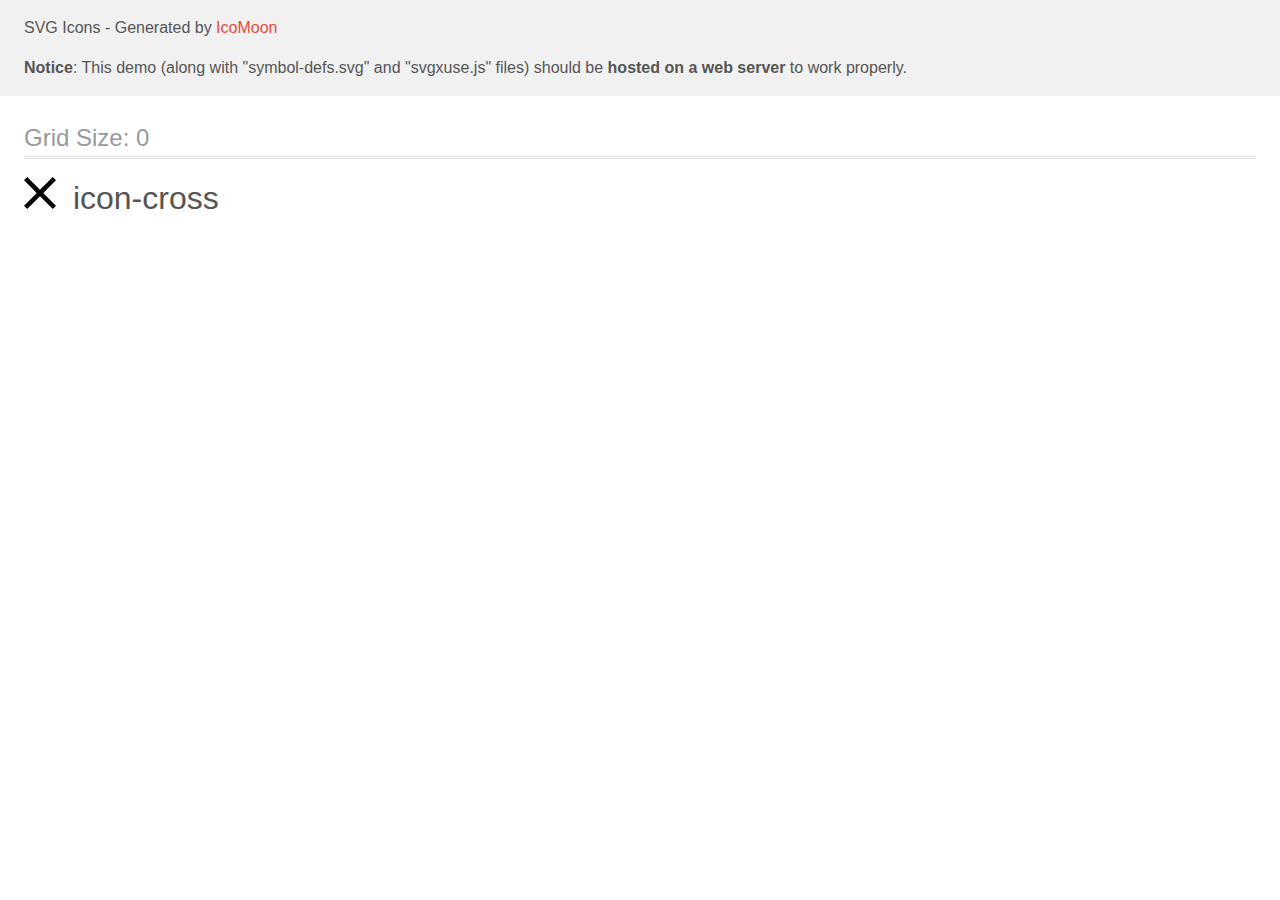
<file: images/hw5/icomoon/demo-external-svg.html>
<!doctype html>
<html>
<head>
    <title>IcoMoon - SVG Icons</title>
    <meta charset="utf-8">
    <meta name="viewport" content="width=device-width, initial-scale=1">
    <link rel="stylesheet" href="demo-files/demo.css">
    <link rel="stylesheet" href="style.css">
</head>
<body>
<header class="bgc1 clearfix">
<div class="mhl">
    <p>SVG Icons - Generated by <a href="https://icomoon.io/app">IcoMoon</a></p><p><strong>Notice</strong>: This demo (along with "symbol-defs.svg" and "svgxuse.js" files) should be <b>hosted on a web server</b> to work properly.</p>
</div>
</header>
    <div class="clearfix mhl ptl">
        <h1 class="mvm mtn fgc1">Grid Size: 0</h1>
        <div class="glyph fs1">
            <div class="clearfix pbs">
                <svg class="icon icon-cross"><use xlink:href="symbol-defs.svg#icon-cross"></use></svg><span class="name"> icon-cross</span>
            </div>
        </div>
  </div>
<script defer src="svgxuse.js"></script>
</body>
</html>
</file>
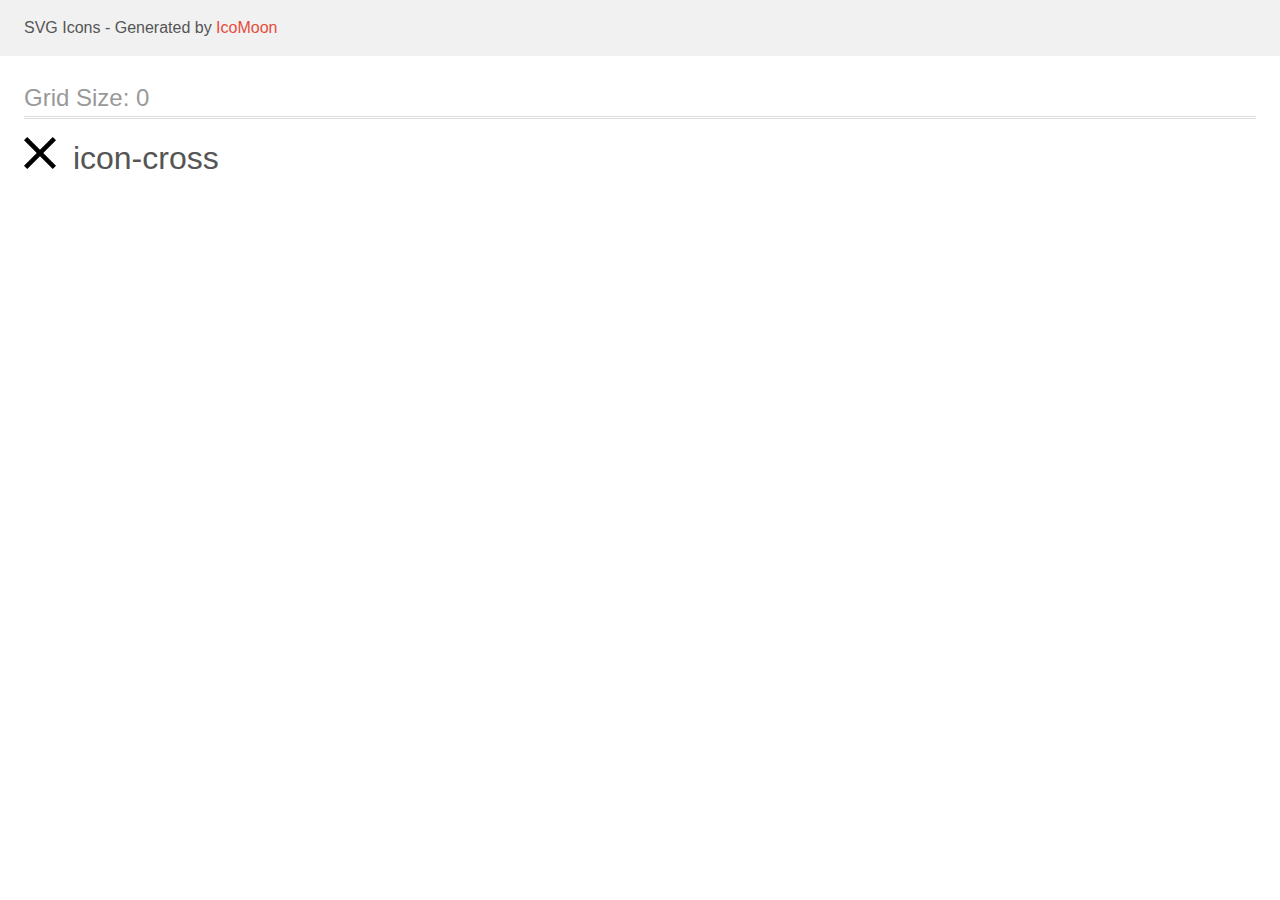
<file: images/hw5/icomoon/demo.html>
<!doctype html>
<html>
<head>
    <title>IcoMoon - SVG Icons</title>
    <meta charset="utf-8">
    <meta name="viewport" content="width=device-width, initial-scale=1">
    <link rel="stylesheet" href="demo-files/demo.css">
    <link rel="stylesheet" href="style.css">
</head>
<body>
<svg aria-hidden="true" style="position: absolute; width: 0; height: 0; overflow: hidden;" version="1.1" xmlns="http://www.w3.org/2000/svg" xmlns:xlink="http://www.w3.org/1999/xlink">
<defs>
<symbol id="icon-cross" viewBox="0 0 32 32">
<path d="M32 3.223l-3.223-3.223-12.777 12.777-12.777-12.777-3.223 3.223 12.777 12.777-12.777 12.777 3.223 3.223 12.777-12.777 12.777 12.777 3.223-3.223-12.777-12.777 12.777-12.777z"></path>
</symbol>
</defs>
</svg>

<header class="bgc1 clearfix">
<div class="mhl">
    <p>SVG Icons - Generated by <a href="https://icomoon.io/app">IcoMoon</a></p>
</div>
</header>
    <div class="clearfix mhl ptl">
        <h1 class="mvm mtn fgc1">Grid Size: 0</h1>
        <div class="glyph fs1">
            <div class="clearfix pbs">
                <svg class="icon icon-cross"><use xlink:href="#icon-cross"></use></svg><span class="name"> icon-cross</span>
            </div>
        </div>
  </div>
<script defer src="svgxuse.js"></script>
</body>
</html>
</file>
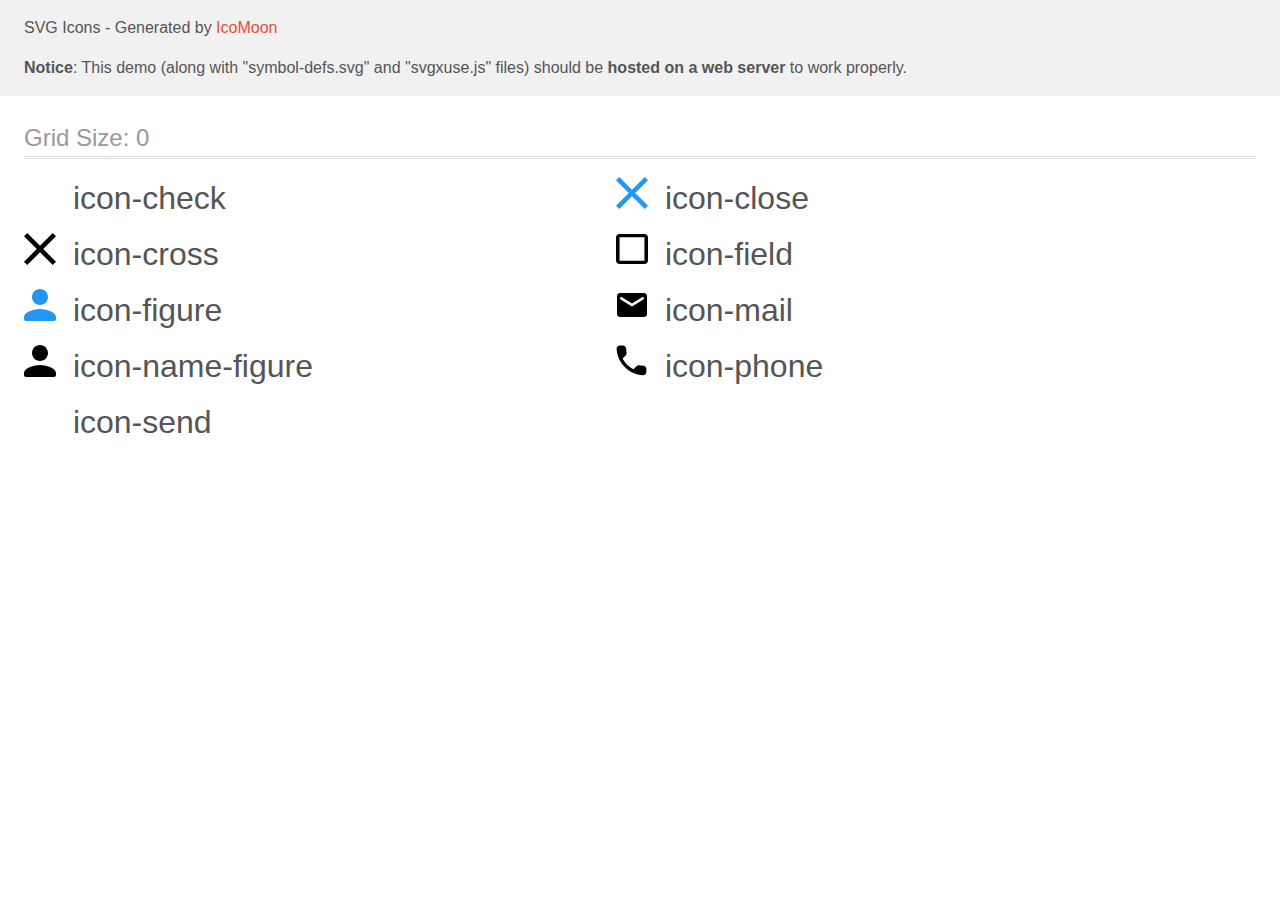
<file: images/hw6/icomoon/demo-external-svg.html>
<!doctype html>
<html>
<head>
    <title>IcoMoon - SVG Icons</title>
    <meta charset="utf-8">
    <meta name="viewport" content="width=device-width, initial-scale=1">
    <link rel="stylesheet" href="demo-files/demo.css">
    <link rel="stylesheet" href="style.css">
</head>
<body>
<header class="bgc1 clearfix">
<div class="mhl">
    <p>SVG Icons - Generated by <a href="https://icomoon.io/app">IcoMoon</a></p><p><strong>Notice</strong>: This demo (along with "symbol-defs.svg" and "svgxuse.js" files) should be <b>hosted on a web server</b> to work properly.</p>
</div>
</header>
    <div class="clearfix mhl ptl">
        <h1 class="mvm mtn fgc1">Grid Size: 0</h1>
        <div class="glyph fs1">
            <div class="clearfix pbs">
                <svg class="icon icon-check"><use xlink:href="symbol-defs.svg#icon-check"></use></svg><span class="name"> icon-check</span>
            </div>
        </div>
        <div class="glyph fs1">
            <div class="clearfix pbs">
                <svg class="icon icon-close"><use xlink:href="symbol-defs.svg#icon-close"></use></svg><span class="name"> icon-close</span>
            </div>
        </div>
        <div class="glyph fs1">
            <div class="clearfix pbs">
                <svg class="icon icon-cross"><use xlink:href="symbol-defs.svg#icon-cross"></use></svg><span class="name"> icon-cross</span>
            </div>
        </div>
        <div class="glyph fs1">
            <div class="clearfix pbs">
                <svg class="icon icon-field"><use xlink:href="symbol-defs.svg#icon-field"></use></svg><span class="name"> icon-field</span>
            </div>
        </div>
        <div class="glyph fs1">
            <div class="clearfix pbs">
                <svg class="icon icon-figure"><use xlink:href="symbol-defs.svg#icon-figure"></use></svg><span class="name"> icon-figure</span>
            </div>
        </div>
        <div class="glyph fs1">
            <div class="clearfix pbs">
                <svg class="icon icon-mail"><use xlink:href="symbol-defs.svg#icon-mail"></use></svg><span class="name"> icon-mail</span>
            </div>
        </div>
        <div class="glyph fs1">
            <div class="clearfix pbs">
                <svg class="icon icon-name-figure"><use xlink:href="symbol-defs.svg#icon-name-figure"></use></svg><span class="name"> icon-name-figure</span>
            </div>
        </div>
        <div class="glyph fs1">
            <div class="clearfix pbs">
                <svg class="icon icon-phone"><use xlink:href="symbol-defs.svg#icon-phone"></use></svg><span class="name"> icon-phone</span>
            </div>
        </div>
        <div class="glyph fs1">
            <div class="clearfix pbs">
                <svg class="icon icon-send"><use xlink:href="symbol-defs.svg#icon-send"></use></svg><span class="name"> icon-send</span>
            </div>
        </div>
  </div>
<script defer src="svgxuse.js"></script>
</body>
</html>
</file>
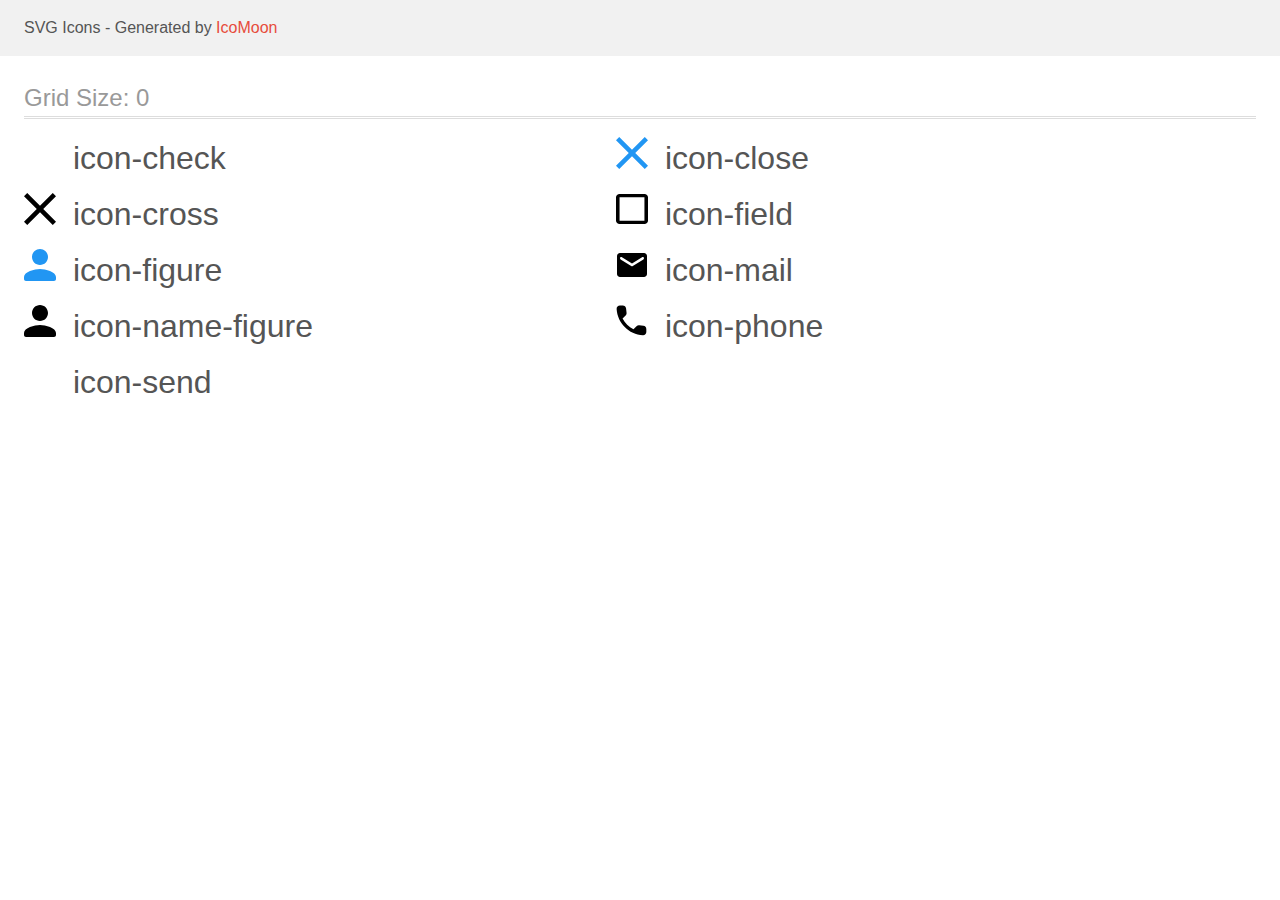
<file: images/hw6/icomoon/demo.html>
<!doctype html>
<html>
<head>
    <title>IcoMoon - SVG Icons</title>
    <meta charset="utf-8">
    <meta name="viewport" content="width=device-width, initial-scale=1">
    <link rel="stylesheet" href="demo-files/demo.css">
    <link rel="stylesheet" href="style.css">
</head>
<body>
<svg aria-hidden="true" style="position: absolute; width: 0; height: 0; overflow: hidden;" version="1.1" xmlns="http://www.w3.org/2000/svg" xmlns:xlink="http://www.w3.org/1999/xlink">
<defs>
<symbol id="icon-check" viewBox="0 0 32 32">
<path fill="#fff" style="fill: var(--color1, #fff); stroke: var(--color1, #fff)" stroke="#fff" stroke-linejoin="miter" stroke-linecap="butt" stroke-miterlimit="4" stroke-width="0.4923" d="M4.817 15.389l-0.169-0.162-2.544 2.41 8.962 8.55 18.829-17.962-2.527-2.411-16.302 15.536-6.249-5.962z"></path>
</symbol>
<symbol id="icon-close" viewBox="0 0 32 32">
<path fill="#2196f3" style="fill: var(--color2, #2196f3)" d="M32 3.223l-3.223-3.223-12.777 12.777-12.777-12.777-3.223 3.223 12.777 12.777-12.777 12.777 3.223 3.223 12.777-12.777 12.777 12.777 3.223-3.223-12.777-12.777 12.777-12.777z"></path>
</symbol>
<symbol id="icon-cross" viewBox="0 0 32 32">
<path d="M32 3.223l-3.223-3.223-12.777 12.777-12.777-12.777-3.223 3.223 12.777 12.777-12.777 12.777 3.223 3.223 12.777-12.777 12.777 12.777 3.223-3.223-12.777-12.777 12.777-12.777z"></path>
</symbol>
<symbol id="icon-field" viewBox="0 0 32 32">
<path d="M28.444 4.333v23.333h-24.889v-23.333h24.889zM28.444 1h-24.889c-1.956 0-3.556 1.5-3.556 3.333v23.333c0 1.833 1.6 3.333 3.556 3.333h24.889c1.956 0 3.556-1.5 3.556-3.333v-23.333c0-1.833-1.6-3.333-3.556-3.333z"></path>
</symbol>
<symbol id="icon-figure" viewBox="0 0 32 32">
<path fill="#2196f3" style="fill: var(--color2, #2196f3)" d="M16 16c4.42 0 8-3.58 8-8s-3.58-8-8-8c-4.42 0-8 3.58-8 8s3.58 8 8 8zM16 20c-5.34 0-16 2.68-16 8v2c0 1.1 0.9 2 2 2h28c1.1 0 2-0.9 2-2v-2c0-5.32-10.66-8-16-8z"></path>
</symbol>
<symbol id="icon-mail" viewBox="0 0 32 32">
<path d="M28 4h-24c-1.65 0-2.985 1.35-2.985 3l-0.015 18c0 1.65 1.35 3 3 3h24c1.65 0 3-1.35 3-3v-18c0-1.65-1.35-3-3-3zM27.4 10.375l-10.605 6.63c-0.48 0.3-1.11 0.3-1.59 0l-10.605-6.63c-0.375-0.24-0.6-0.645-0.6-1.080 0-1.005 1.095-1.605 1.95-1.080l10.050 6.285 10.050-6.285c0.855-0.525 1.95 0.075 1.95 1.080 0 0.435-0.225 0.84-0.6 1.080z"></path>
</symbol>
<symbol id="icon-name-figure" viewBox="0 0 32 32">
<path d="M16 16c4.42 0 8-3.58 8-8s-3.58-8-8-8c-4.42 0-8 3.58-8 8s3.58 8 8 8zM16 20c-5.34 0-16 2.68-16 8v2c0 1.1 0.9 2 2 2h28c1.1 0 2-0.9 2-2v-2c0-5.32-10.66-8-16-8z"></path>
</symbol>
<symbol id="icon-phone" viewBox="0 0 32 32">
<path d="M27.419 20.852l-4.201-0.48c-1.009-0.116-2.002 0.232-2.713 0.943l-3.044 3.044c-4.681-2.382-8.519-6.203-10.901-10.901l3.060-3.060c0.711-0.711 1.059-1.704 0.943-2.713l-0.48-4.168c-0.198-1.671-1.604-2.928-3.292-2.928h-2.862c-1.869 0-3.424 1.555-3.308 3.424 0.877 14.126 12.174 25.407 26.284 26.284 1.869 0.116 3.424-1.439 3.424-3.308v-2.862c0.016-1.671-1.241-3.077-2.911-3.275z"></path>
</symbol>
<symbol id="icon-send" viewBox="0 0 32 32">
<path fill="#fff" style="fill: var(--color1, #fff)" d="M32 0l-32 18 10.227 3.788 15.773-14.788-11.998 16.186 0.010 0.004-0.012-0.004v8.814l5.735-6.691 7.265 2.691 5-28z"></path>
</symbol>
</defs>
</svg>

<header class="bgc1 clearfix">
<div class="mhl">
    <p>SVG Icons - Generated by <a href="https://icomoon.io/app">IcoMoon</a></p>
</div>
</header>
    <div class="clearfix mhl ptl">
        <h1 class="mvm mtn fgc1">Grid Size: 0</h1>
        <div class="glyph fs1">
            <div class="clearfix pbs">
                <svg class="icon icon-check"><use xlink:href="#icon-check"></use></svg><span class="name"> icon-check</span>
            </div>
        </div>
        <div class="glyph fs1">
            <div class="clearfix pbs">
                <svg class="icon icon-close"><use xlink:href="#icon-close"></use></svg><span class="name"> icon-close</span>
            </div>
        </div>
        <div class="glyph fs1">
            <div class="clearfix pbs">
                <svg class="icon icon-cross"><use xlink:href="#icon-cross"></use></svg><span class="name"> icon-cross</span>
            </div>
        </div>
        <div class="glyph fs1">
            <div class="clearfix pbs">
                <svg class="icon icon-field"><use xlink:href="#icon-field"></use></svg><span class="name"> icon-field</span>
            </div>
        </div>
        <div class="glyph fs1">
            <div class="clearfix pbs">
                <svg class="icon icon-figure"><use xlink:href="#icon-figure"></use></svg><span class="name"> icon-figure</span>
            </div>
        </div>
        <div class="glyph fs1">
            <div class="clearfix pbs">
                <svg class="icon icon-mail"><use xlink:href="#icon-mail"></use></svg><span class="name"> icon-mail</span>
            </div>
        </div>
        <div class="glyph fs1">
            <div class="clearfix pbs">
                <svg class="icon icon-name-figure"><use xlink:href="#icon-name-figure"></use></svg><span class="name"> icon-name-figure</span>
            </div>
        </div>
        <div class="glyph fs1">
            <div class="clearfix pbs">
                <svg class="icon icon-phone"><use xlink:href="#icon-phone"></use></svg><span class="name"> icon-phone</span>
            </div>
        </div>
        <div class="glyph fs1">
            <div class="clearfix pbs">
                <svg class="icon icon-send"><use xlink:href="#icon-send"></use></svg><span class="name"> icon-send</span>
            </div>
        </div>
  </div>
<script defer src="svgxuse.js"></script>
</body>
</html>
</file>
<file: images/hw4/icomoon/demo-files/demo.css>
body {
  padding: 0;
  margin: 0;
  font-family: sans-serif;
  font-size: 1em;
  line-height: 1.5;
  color: #555;
  background: #fff;
}
h1 {
  font-size: 1.5em;
  font-weight: normal;
  box-shadow: 0 1px #ddd, 0 2px #fff, 0 3px #ddd;
}
small {
  font-size: .66666667em;
}
a {
  color: #e74c3c;
  text-decoration: none;
}
a:hover, a:focus {
  box-shadow: 0 1px #e74c3c;
}
.bshadow0, input {
  box-shadow: inset 0 -2px #e7e7e7;
}
input:hover {
  box-shadow: inset 0 -2px #ccc;
}
input, fieldset {
  font-size: 1em;
  margin: 0;
  padding: 0;
  border: 0;
}
input {
  color: inherit;
  line-height: 1.5;
  height: 1.5em;
  padding: .25em 0;
}
input:focus {
  outline: none;
  box-shadow: inset 0 -2px #449fdb;
}
.glyph {
  font-size: 16px;
  margin-right: 1.5em;
  float: left;
  width: 6em;
}
svg {
  color: #000;
}
.liga {
  width: 80%;
  width: calc(100% - 2.5em);
}
.talign-right {
  text-align: right;
}
.talign-center {
  text-align: center;
}
.bgc1 {
  background: #f1f1f1;
}
.fgc0 {
  color: #000;
}
.fgc1 {
  color: #999;
}
p {
  margin-top: 1em;
  margin-bottom: 1em;
}
.mvm {
  margin-top: .75em;
  margin-bottom: .75em;
}
.mtn {
  margin-top: 0;
}
.mtl, .mal {
  margin-top: 1.5em;
}
.mbl, .mal {
  margin-bottom: 1.5em;
}
.mal, .mhl {
  margin-left: 1.5em;
  margin-right: 1.5em;
}
.mhmm {
  margin-left: 1em;
  margin-right: 1em;
}
.ptl {
  padding-top: 1.5em;
}
.pbs, .pvs {
  padding-bottom: .25em;
}
.pvs, .pts {
  padding-top: .25em;
}
.unit {
  float: left;
}
.unitRight {
  float: right;
}
.size1of2 {
  width: 50%;
}
.size1of1 {
  width: 100%;
}
.clearfix:before, .clearfix:after {
  content: " ";
  display: table;
}
.clearfix:after {
  clear: both;
}
.hidden-true {
  display: none;
}
.textbox0 {
  width: 3em;
  background: #f1f1f1;
  padding: .25em .5em;
  line-height: 1.5;
  height: 1.5em;
}
.fs0 {
  font-size: 16px;
}
.fs1 {
  font-size: 32px;
}
.name {
  font-size: 0.5em;
  margin-left: 1em;
}
</file>
<file: images/hw4/icomoon/style.css>
.icon {
  display: inline-block;
  width: 1em;
  height: 1em;
  stroke-width: 0;
  stroke: currentColor;
  fill: currentColor;
}

/* ==========================================
Single-colored icons can be modified like so:
.icon-name {
  font-size: 32px;
  color: red;
}
========================================== */

.icon-brand {
  width: 1.2548828125em;
}

.icon-company {
  width: 0.953125em;
}

.icon-company-here {
  width: 0.76953125em;
}

.icon-foster {
  width: 1.8603515625em;
}

.icon-mail {
  width: 1.3330078125em;
}

.icon-tag-line {
  width: 1.9345703125em;
}

.icon-tell {
  width: 0.625em;
}

.icon-ya-co {
  width: 0.900390625em;
}
</file>
<file: images/hw5/icomoon/demo-files/demo.css>
body {
  padding: 0;
  margin: 0;
  font-family: sans-serif;
  font-size: 1em;
  line-height: 1.5;
  color: #555;
  background: #fff;
}
h1 {
  font-size: 1.5em;
  font-weight: normal;
  box-shadow: 0 1px #ddd, 0 2px #fff, 0 3px #ddd;
}
small {
  font-size: .66666667em;
}
a {
  color: #e74c3c;
  text-decoration: none;
}
a:hover, a:focus {
  box-shadow: 0 1px #e74c3c;
}
.bshadow0, input {
  box-shadow: inset 0 -2px #e7e7e7;
}
input:hover {
  box-shadow: inset 0 -2px #ccc;
}
input, fieldset {
  font-size: 1em;
  margin: 0;
  padding: 0;
  border: 0;
}
input {
  color: inherit;
  line-height: 1.5;
  height: 1.5em;
  padding: .25em 0;
}
input:focus {
  outline: none;
  box-shadow: inset 0 -2px #449fdb;
}
.glyph {
  font-size: 16px;
  margin-right: 1.5em;
  float: left;
  width: 17em;
}
svg {
  color: #000;
}
.liga {
  width: 80%;
  width: calc(100% - 2.5em);
}
.talign-right {
  text-align: right;
}
.talign-center {
  text-align: center;
}
.bgc1 {
  background: #f1f1f1;
}
.fgc0 {
  color: #000;
}
.fgc1 {
  color: #999;
}
p {
  margin-top: 1em;
  margin-bottom: 1em;
}
.mvm {
  margin-top: .75em;
  margin-bottom: .75em;
}
.mtn {
  margin-top: 0;
}
.mtl, .mal {
  margin-top: 1.5em;
}
.mbl, .mal {
  margin-bottom: 1.5em;
}
.mal, .mhl {
  margin-left: 1.5em;
  margin-right: 1.5em;
}
.mhmm {
  margin-left: 1em;
  margin-right: 1em;
}
.ptl {
  padding-top: 1.5em;
}
.pbs, .pvs {
  padding-bottom: .25em;
}
.pvs, .pts {
  padding-top: .25em;
}
.unit {
  float: left;
}
.unitRight {
  float: right;
}
.size1of2 {
  width: 50%;
}
.size1of1 {
  width: 100%;
}
.clearfix:before, .clearfix:after {
  content: " ";
  display: table;
}
.clearfix:after {
  clear: both;
}
.hidden-true {
  display: none;
}
.textbox0 {
  width: 3em;
  background: #f1f1f1;
  padding: .25em .5em;
  line-height: 1.5;
  height: 1.5em;
}
.fs0 {
  font-size: 16px;
}
.fs1 {
  font-size: 32px;
}
.name {
  margin-left: .25em;
}
</file>
<file: images/hw5/icomoon/style.css>
.icon {
  display: inline-block;
  width: 1em;
  height: 1em;
  stroke-width: 0;
  stroke: currentColor;
  fill: currentColor;
}

/* ==========================================
Single-colored icons can be modified like so:
.icon-name {
  font-size: 32px;
  color: red;
}
========================================== */
</file>
<file: images/hw6/icomoon/demo-files/demo.css>
body {
  padding: 0;
  margin: 0;
  font-family: sans-serif;
  font-size: 1em;
  line-height: 1.5;
  color: #555;
  background: #fff;
}
h1 {
  font-size: 1.5em;
  font-weight: normal;
  box-shadow: 0 1px #ddd, 0 2px #fff, 0 3px #ddd;
}
small {
  font-size: .66666667em;
}
a {
  color: #e74c3c;
  text-decoration: none;
}
a:hover, a:focus {
  box-shadow: 0 1px #e74c3c;
}
.bshadow0, input {
  box-shadow: inset 0 -2px #e7e7e7;
}
input:hover {
  box-shadow: inset 0 -2px #ccc;
}
input, fieldset {
  font-size: 1em;
  margin: 0;
  padding: 0;
  border: 0;
}
input {
  color: inherit;
  line-height: 1.5;
  height: 1.5em;
  padding: .25em 0;
}
input:focus {
  outline: none;
  box-shadow: inset 0 -2px #449fdb;
}
.glyph {
  font-size: 16px;
  margin-right: 1.5em;
  float: left;
  width: 17em;
}
svg {
  color: #000;
}
.liga {
  width: 80%;
  width: calc(100% - 2.5em);
}
.talign-right {
  text-align: right;
}
.talign-center {
  text-align: center;
}
.bgc1 {
  background: #f1f1f1;
}
.fgc0 {
  color: #000;
}
.fgc1 {
  color: #999;
}
p {
  margin-top: 1em;
  margin-bottom: 1em;
}
.mvm {
  margin-top: .75em;
  margin-bottom: .75em;
}
.mtn {
  margin-top: 0;
}
.mtl, .mal {
  margin-top: 1.5em;
}
.mbl, .mal {
  margin-bottom: 1.5em;
}
.mal, .mhl {
  margin-left: 1.5em;
  margin-right: 1.5em;
}
.mhmm {
  margin-left: 1em;
  margin-right: 1em;
}
.ptl {
  padding-top: 1.5em;
}
.pbs, .pvs {
  padding-bottom: .25em;
}
.pvs, .pts {
  padding-top: .25em;
}
.unit {
  float: left;
}
.unitRight {
  float: right;
}
.size1of2 {
  width: 50%;
}
.size1of1 {
  width: 100%;
}
.clearfix:before, .clearfix:after {
  content: " ";
  display: table;
}
.clearfix:after {
  clear: both;
}
.hidden-true {
  display: none;
}
.textbox0 {
  width: 3em;
  background: #f1f1f1;
  padding: .25em .5em;
  line-height: 1.5;
  height: 1.5em;
}
.fs0 {
  font-size: 16px;
}
.fs1 {
  font-size: 32px;
}
.name {
  margin-left: .25em;
}
</file>
<file: images/hw6/icomoon/style.css>
.icon {
  display: inline-block;
  width: 1em;
  height: 1em;
  stroke-width: 0;
  stroke: currentColor;
  fill: currentColor;
}

/* ==========================================
Single-colored icons can be modified like so:
.icon-name {
  font-size: 32px;
  color: red;
}
========================================== */
</file>
<file: css/main.min.css>
*{padding:0;margin:0;border:0}:focus,:active{outline:none}a:focus,a:active{outline:none}nav,footer,header,aside{display:block}html,body{height:100%;width:100%;font-size:100%;line-height:1;font-size:14px;-ms-text-size-adjust:100%;-moz-text-size-adjust:100%;-webkit-text-size-adjust:100%}input,button,textarea{font-family:inherit}input::-ms-clear{display:none}button{cursor:pointer}button::-moz-focus-inner{padding:0;border:0}img{display:block;max-width:100%;height:auto}ul,li{list-style:none}body{background-color:#fff;color:#757575;font-family:Roboto, sans-serif;letter-spacing:0.03em}.link{text-decoration:none}.address{font-style:normal}.container{max-width:100%;padding-left:15px;padding-right:15px;margin-right:auto;margin-left:auto}@media screen and (min-width: 480px){.container{max-width:480px}}@media screen and (min-width: 768px){.container{max-width:768px}}@media screen and (min-width: 1200px){.container{max-width:1200px}}.section__title{margin-top:0;margin-bottom:30px;text-align:center;color:#212121}@media screen and (max-width: 1199px){.section__title{font-weight:700;font-size:28px;line-height:1.179}}@media screen and (min-width: 1200px){.section__title{font-weight:700;font-size:36px;line-height:1.166}}.section{padding-bottom:60px;padding-top:60px}.button{transition:all 250ms cubic-bezier(0.4, 0, 0.2, 1);font-family:inherit;font-weight:700;font-size:16px;line-height:1.88;letter-spacing:0.06em;border:1px solid #2196f3;border-radius:4px;background-color:#2196f3;color:#fff;box-shadow:0px 4px 4px rgba(0,0,0,0.15)}.is-hidden{opacity:0;visibility:hidden;pointer-events:none}.visually-hidden{position:absolute !important;clip:rect(1px 1px 1px 1px);clip:rect(1px, 1px, 1px, 1px);padding:0 !important;border:0 !important;height:1px !important;width:1px !important;overflow:hidden}.page-header{border-bottom:1px solid #ececec}.page-header__site{font-weight:500;font-size:14px;line-height:1.14;letter-spacing:0.02em}.main-flex{display:flex;align-items:center;justify-content:space-between}.navigation{display:flex;align-items:center}.logo{font-family:Raleway, sans-serif;transition:all 250ms cubic-bezier(0.4, 0, 0.2, 1)}@media screen and (max-width: 1199px){.logo{font-weight:700;font-size:24px;line-height:1.167}}@media screen and (min-width: 1200px){.logo{font-weight:700;font-size:26px;line-height:1.192}}.logo:hover,.logo:focus{color:#2196f3}.logo__accent-web{color:#2196f3}.navigation__logo-header{padding-top:24px;padding-bottom:25px;color:#212121}.hero{width:100%;background-image:linear-gradient(to right, rgba(47,48,58,0.4), rgba(47,48,58,0.4)),url(../images/hw4/hero/герой.jpg);background-size:cover;background-position:center;background-color:#2f303a}@media screen and (max-width: 1199px){.hero{padding-top:118px;padding-bottom:198px}}@media screen and (min-width: 1200px){.hero{padding-top:200px;padding-bottom:200px}}.hero__container{margin-left:auto;margin-right:auto;max-width:572px;text-align:center;letter-spacing:0.06em}.hero__title{margin:0 auto;color:#fff;text-transform:uppercase;letter-spacing:0.06em}@media screen and (max-width: 1199px){.hero__title{width:360px;font-weight:900;font-size:26px;line-height:1.615}}@media screen and (min-width: 1200px){.hero__title{width:604px;font-weight:900;font-size:44px;line-height:1.364}}@media screen and (min-width: 768px){.feature__list{display:flex;flex-wrap:wrap;margin:-15px}}.feature__list .feature__title{margin-bottom:10px;color:#212121;text-transform:uppercase;font-weight:700;font-size:14px;line-height:1.143}.feature__list .feature__indent{font-weight:400;font-size:14px;line-height:1.714}.feature__item{text-align:left}@media screen and (max-width: 767px){.feature__item{max-width:450px}.feature__item:not(:last-child){margin-bottom:30px}}@media screen and (min-width: 768px){.feature__item{width:calc((100% - 8 * 15px))/2;margin:15px}}@media screen and (min-width: 768px) and (max-width: 1199px){.feature__item{max-width:354px}}@media screen and (min-width: 1200px){.feature__item{max-width:270px;flex-basis:calc((100% - 8 * 15px) / 4)}}.feature__item::before{display:block;content:"";margin-bottom:30px;border-radius:4px;height:120px;background-repeat:no-repeat;background-position:center;background-color:#f5f4fa}.icon-antena::before{background-image:url(../images/hw4/feature/antenna.svg)}.icon-clock::before{background-image:url(../images/hw4/feature/clock.svg)}.icon-diagr::before{background-image:url(../images/hw4/feature/diagr.svg)}.icon-astro::before{background-image:url(../images/hw4/feature/astro.svg)}.site-nav__list{display:flex;margin-left:93px}.site-nav__list .site-nav__link{transition:all 250ms cubic-bezier(0.4, 0, 0.2, 1);display:block;padding-top:32px;padding-bottom:32px;color:#212121}.site-nav__list .site-nav__item+.site-nav__item{margin-left:50px}.site-nav__link.current{position:relative}.site-nav__link.current::after{bottom:0;left:0;position:absolute;display:block;content:"";width:100%;height:4px;border-radius:2px;background:#2196f3}.site-nav__link:hover,.site-nav__link:focus{color:#2196f3}.site-contacts__list{margin-left:93px;display:flex;margin-right:auto}.site-contacts__icon-mail,.site-contacts__icon-tell{fill:currentColor;width:16px;height:12px;margin-right:10px;background-size:contain}.site-contacts__link:hover .site-contacts__icon-mail,.site-contacts__link:hover .site-contacts__icon-tell,.site-contacts__link:focus .site-contacts__icon-mail,.site-contacts__link:focus .site-contacts__icon-tell{fill:#2196f3}.site-contacts__list .site-contacts__link:hover,.site-contacts__list .site-contacts__link:focus,.site-nav__list .site-contacts__link.current{color:#2196f3}.site-contacts__list .site-contacts__link{color:#757575;transition:all 250ms cubic-bezier(0.4, 0, 0.2, 1);padding-top:32px;padding-bottom:32px}@media screen and (min-width: 1200px){.site-contacts__list .site-contacts__item+.site-contacts__item{margin-left:50px}}.modal__btn{margin-top:30px;padding-top:10px;padding-bottom:10px;padding-right:32px;padding-left:32px}.modal__btn:hover,.modal__btn:focus{background-color:#fff;color:#2196f3}.plan{padding-top:0}@media screen and (max-width: 1199px){.plan{display:none}}.plan__list{display:flex}.plan__item{position:relative;flex-basis:calc((100% - 60px) / 3)}.plan__list .plan__item+.plan__item{margin-left:30px}.plan__text{position:absolute;bottom:0;left:0;padding-top:27px;padding-bottom:27px;width:100%;font-weight:700;font-size:14px;line-height:1.143;text-align:center;text-transform:uppercase;color:#ffffff;background-color:rgba(47,48,58,0.8)}.work{background-color:#f5f4fa}.work__image{background-position:center;justify-content:center;margin-bottom:30px}@media screen and (min-width: 768px){.work__list{display:flex;flex-wrap:wrap;margin:-15px}}.work__list .work__title{margin-bottom:10px;color:#212121;font-weight:500;font-size:16px;line-height:1.188}.work__list .work__indent{margin-top:0;margin-bottom:16px;font-weight:400;font-size:16px;line-height:1.188}.work__item{text-align:center;box-shadow:0px 1px 3px rgba(0,0,0,0.12),0px 1px 1px rgba(0,0,0,0.14),0px 2px 1px rgba(0,0,0,0.2);border-radius:0px 0px 4px 4px;background-color:#fff}@media screen and (max-width: 767px){.work__item:not(:last-child){margin-bottom:30px}}@media screen and (min-width: 768px) and (max-width: 1199px){.work__item{max-width:354px;flex-basis:calc((100% - 8 * 15px))/2;margin:15px}}@media screen and (min-width: 1200px){.work__item{max-width:270px;flex-basis:calc((100% - 8 * 15px) / 4);margin:15px}}.social-list{display:flex;justify-content:center;align-items:center;padding-bottom:30px}.social-list__link{background-position:center;justify-content:center;transition:all 250ms cubic-bezier(0.4, 0, 0.2, 1);display:flex;align-items:center;border-radius:50%;width:44px;height:44px}.social-list__link:hover,.social-list__link:focus{background-color:#2196f3}.social-list__svg{transition:all 250ms cubic-bezier(0.4, 0, 0.2, 1);fill:#afb1b8}.social-list__link:hover .social-list__svg,.social-list__link:focus .social-list__svg{fill:#fff}.social-list .social-list__item+.social-list__item{margin-left:10px}.clients__list{display:flex;flex-wrap:wrap;margin:-15px}@media screen and (max-width: 767px){.clients__item{max-width:210px;width:calc((100% - 8 * 15px))/2;margin:15px}}@media screen and (min-width: 768px) and (max-width: 1199px){.clients__item{max-width:226px;flex-basis:calc((100% - 6 * 15px))/3;margin:15px}}@media screen and (min-width: 1200px){.clients__item{max-width:170px;width:calc((100% - 5 * 30px))/6;margin:15px}}.clients__link{transition:all 250ms cubic-bezier(0.4, 0, 0.2, 1);display:flex;height:90px;border:1px solid #afb1b8;border-radius:4px;align-items:center;fill:#afb1b8}.clients__link:hover,.clients__link:focus{border-color:#2196f3}.clients__svg{transition:all 500ms cubic-bezier(0.4, 0, 0.2, 1)}.clients__link:hover .clients__svg,.clients__link:focus .clients__svg{fill:#2196f3}.backdrop{position:fixed;top:0;left:0;width:100%;height:100%;background-color:rgba(0,0,0,0.2);opacity:1;transition:opacity 250ms cubic-bezier(0.4, 0, 0.2, 1)}.modal{position:absolute;top:50%;left:50%;transform:translate(-50%, -50%) scale(1);min-width:528px;min-height:581px;padding:40px;transition:transform 250ms cubic-bezier(0.4, 0, 0.2, 1);background-color:#fff}.backdrop.is-hidden .modal{transform:translate(-50%, 50%) scale(0.9)}.modal__close{position:absolute;top:8px;right:8px;width:30px;height:30px;background-color:transparent;border:1px solid rgba(0,0,0,0.1);border-radius:50%;cursor:pointer}.modal__close:hover .icon-cross,.modal__close:focus .icon-cross{fill:#2196f3}.modal__icon-cross{width:11px;height:11px;background-size:contain;fill:#000000}.modal__text{margin-bottom:30px;font-weight:700;font-size:20px;line-height:1.15;text-align:center;color:#212121}.modal-form__field{position:relative;display:block;margin-bottom:28px;font-weight:400;font-size:12px;line-height:1.167;letter-spacing:0.01em;color:#757575}.modal-form_text{position:absolute;transform:translateY(calc(-100% - 4px))}.modal-form--style-gap{width:100%;height:40px;padding-left:40px;font-weight:400;font-size:12px;line-height:1.167;letter-spacing:0.01em;border-radius:4px;border:1px solid rgba(33,33,33,0.2);transition:all 250ms cubic-bezier(0.4, 0, 0.2, 1)}.modal-form--style-gap:focus{outline:none;border-color:#2196f3}.modal-form__message{height:120px;margin-bottom:10px;padding:12px 16px;resize:none}.modal-form__input-icon{position:absolute;top:50%;left:12px;transform:translateY(-50%);width:18px;height:18px;transition:all 250ms cubic-bezier(0.4, 0, 0.2, 1)}.modal-form__input:focus+.modal-form__input-icon{fill:#2196f3}.modal-form__check-policy{position:absolute !important;clip:rect(1px 1px 1px 1px);clip:rect(1px, 1px, 1px, 1px);padding:0 !important;border:0 !important;height:1px !important;width:1px !important;overflow:hidden}.modal-form__check-label{display:flex;align-items:center;margin-bottom:30px;font-weight:400;font-size:14px;line-height:1.714;letter-spacing:0.03em;color:#757575}.modal-form__btn{transition:all 250ms cubic-bezier(0.4, 0, 0.2, 1);display:block;margin:0 auto;padding-top:10px;padding-bottom:10px;padding-right:56px;padding-left:55px;font-weight:700;font-size:16px;line-height:1.88;letter-spacing:0.06em;border:1px solid #2196f3;border-radius:4px;color:#fff;background-color:#2196f3}.modal-form__btn:hover,.modal-form__btn:focus{border-color:#2196f3;background-color:#fff;color:#2196f3;box-shadow:0px 4px 4px rgba(0,0,0,0.15)}.modal-form__policy-link{color:#2196f3}.custom-checkbox{display:block;width:16px;height:16px;border:1px solid #212121;border-radius:2px;margin-right:6px;cursor:pointer;background-size:cover}.modal-form__check-policy:focus+.custom-checkbox{border:2px solid #2196f3}.modal-form__check-policy:checked+.custom-checkbox{background-color:#2196f3;border-color:#2196f3;background-size:contain;background-origin:border-box}.footer{padding-top:60px;padding-bottom:60px;background-color:#2f303a}.footer__list{margin-bottom:60px}.footer__item{margin-bottom:9px}.footer__item:last-child{margin-bottom:0}.footer__link{transition:all 250ms cubic-bezier(0.4, 0, 0.2, 1);font-weight:400;font-size:14px;line-height:1.71;color:rgba(255,255,255,0.6)}.footer:hover,.footer:focus{color:#2196f3}@media screen and (min-width: 768px) and (max-width: 1199px){.block{display:flex;flex-wrap:wrap;justify-content:space-evenly;text-align:center}}@media screen and (max-width: 1199px){.block{text-align:center}}@media screen and (min-width: 1200px){.block{display:flex;justify-content:space-between;align-items:baseline}}@media screen and (min-width: 1200px){.footer-box{width:calc(50% - 45px)/2}.footer-box:last-child{width:calc(50%-15px)}}.logo-footer{display:block;margin-bottom:20px;color:#fff;font-style:normal}.full-white{color:#fff}.join__list{display:inline-flex;justify-content:center;align-items:center;border-radius:50%}@media screen and (max-width: 767px){.join__list{margin-bottom:60px}}.join__list .join__item+.join__item{margin-left:10px}.join__link{justify-content:center;transition:all 250ms cubic-bezier(0.4, 0, 0.2, 1);display:flex;align-items:center;border-radius:50%;width:44px;height:44px;background-color:rgba(255,255,255,0.1);background-position:center}.join__link:hover,.join__link:focus{background-color:#2196f3}.join__svg{fill:#fff}.join__link:hover .join__svg,.join__link:focus .join__svg{fill:#fff}.footer-title{text-transform:uppercase;margin-bottom:20px;color:#fff;font-weight:700;font-size:14px;line-height:1.143}@media screen and (max-width: 1199px){.subscribe__form{max-width:450px;max-height:156px}}.subscribe__input{transition:all 250ms cubic-bezier(0.4, 0, 0.2, 1);padding:10px 20px;width:358px;height:50px;border:1px solid rgba(255,255,255,0.3);filter:drop-shadow(0px 4px 4px rgba(0,0,0,0.15));border-radius:4px;background-color:transparent;color:#fff}@media screen and (max-width: 1199px){.subscribe__input{width:450px}}@media screen and (max-width: 1199px){.subscribe__input{margin-bottom:20px}}.subscribe__input:hover,.subscribe__input:focus{border-color:#2196f3}.subscribe__input::placeholder{padding-left:16px}.subscribe__btn{margin-bottom:0;position:relative;cursor:pointer;padding-top:10px;padding-bottom:10px;padding-right:62px;padding-left:29px}@media screen and (min-width: 1200px){.subscribe__btn{margin-left:15px}}.subscribe__btn:hover,.subscribe__btn:focus{background-color:#fff;color:#2196f3}.subscribe__icon{transition:all 250ms cubic-bezier(0.4, 0, 0.2, 1);position:absolute;top:13px;right:25px;width:24px;height:24px;cursor:pointer;fill:currentColor;background-size:contain}.subscribe__btn:hover+.subscribe__icon,.subscribe__btn:focus+.subscribe__icon{fill:#2196f3}
/*# sourceMappingURL=main.min.css.map */
</file>
<file: css/portfolio.min.css>
.portfolio{padding-top:94px;padding-bottom:94px}*{padding:0;margin:0;border:0}:focus,:active{outline:none}a:focus,a:active{outline:none}nav,footer,header,aside{display:block}html,body{height:100%;width:100%;font-size:100%;line-height:1;font-size:14px;-ms-text-size-adjust:100%;-moz-text-size-adjust:100%;-webkit-text-size-adjust:100%}input,button,textarea{font-family:inherit}input::-ms-clear{display:none}button{cursor:pointer}button::-moz-focus-inner{padding:0;border:0}img{display:block;max-width:100%;height:auto}ul,li{list-style:none}body{background-color:#fff;color:#757575;font-family:Roboto, sans-serif;letter-spacing:0.03em}.link{text-decoration:none}.address{font-style:normal}.container{max-width:100%;padding-left:15px;padding-right:15px;margin-right:auto;margin-left:auto}@media screen and (min-width: 480px){.container{max-width:480px}}@media screen and (min-width: 768px){.container{max-width:768px}}@media screen and (min-width: 1200px){.container{max-width:1200px}}.section__title{margin-top:0;margin-bottom:30px;text-align:center;color:#212121}@media screen and (max-width: 1199px){.section__title{font-weight:700;font-size:28px;line-height:1.179}}@media screen and (min-width: 1200px){.section__title{font-weight:700;font-size:36px;line-height:1.166}}.section{padding-bottom:60px;padding-top:60px}.button{transition:all 250ms cubic-bezier(0.4, 0, 0.2, 1);font-family:inherit;font-weight:700;font-size:16px;line-height:1.88;letter-spacing:0.06em;border:1px solid #2196f3;border-radius:4px;background-color:#2196f3;color:#fff;box-shadow:0px 4px 4px rgba(0,0,0,0.15)}.is-hidden{opacity:0;visibility:hidden;pointer-events:none}.visually-hidden{position:absolute !important;clip:rect(1px 1px 1px 1px);clip:rect(1px, 1px, 1px, 1px);padding:0 !important;border:0 !important;height:1px !important;width:1px !important;overflow:hidden}.page-header{border-bottom:1px solid #ececec}.page-header__site{font-weight:500;font-size:14px;line-height:1.14;letter-spacing:0.02em}.main-flex{display:flex;align-items:center;justify-content:space-between}.navigation{display:flex;align-items:center}.logo{font-family:Raleway, sans-serif;transition:all 250ms cubic-bezier(0.4, 0, 0.2, 1)}@media screen and (max-width: 1199px){.logo{font-weight:700;font-size:24px;line-height:1.167}}@media screen and (min-width: 1200px){.logo{font-weight:700;font-size:26px;line-height:1.192}}.logo:hover,.logo:focus{color:#2196f3}.logo__accent-web{color:#2196f3}.navigation__logo-header{padding-top:24px;padding-bottom:25px;color:#212121}.site-nav__list{display:flex;margin-left:93px}.site-nav__list .site-nav__link{transition:all 250ms cubic-bezier(0.4, 0, 0.2, 1);display:block;padding-top:32px;padding-bottom:32px;color:#212121}.site-nav__list .site-nav__item+.site-nav__item{margin-left:50px}.site-nav__link.current{position:relative}.site-nav__link.current::after{bottom:0;left:0;position:absolute;display:block;content:"";width:100%;height:4px;border-radius:2px;background:#2196f3}.site-nav__link:hover,.site-nav__link:focus{color:#2196f3}.site-contacts__list{margin-left:93px;display:flex;margin-right:auto}.site-contacts__icon-mail,.site-contacts__icon-tell{fill:currentColor;width:16px;height:12px;margin-right:10px;background-size:contain}.site-contacts__link:hover .site-contacts__icon-mail,.site-contacts__link:hover .site-contacts__icon-tell,.site-contacts__link:focus .site-contacts__icon-mail,.site-contacts__link:focus .site-contacts__icon-tell{fill:#2196f3}.site-contacts__list .site-contacts__link:hover,.site-contacts__list .site-contacts__link:focus,.site-nav__list .site-contacts__link.current{color:#2196f3}.site-contacts__list .site-contacts__link{color:#757575;transition:all 250ms cubic-bezier(0.4, 0, 0.2, 1);padding-top:32px;padding-bottom:32px}@media screen and (min-width: 1200px){.site-contacts__list .site-contacts__item+.site-contacts__item{margin-left:50px}}.filter__block{flex-basis:calc((100% - 32px) / 5)}.filter__list{margin-bottom:50px;display:flex;justify-content:center}.filter__list .filter__item+.filter__item{margin-left:8px}.filter__btn{transition:all 250ms cubic-bezier(0.4, 0, 0.2, 1);border:none;padding-top:6px;padding-bottom:6px;padding-left:22px;padding-right:22px;color:#212121;text-align:center;font-family:inherit;font-weight:500;font-size:16px;line-height:1.62;letter-spacing:inherit;border-radius:4px}.filter__btn:hover,.filter__btn:focus{background-color:#2196f3;color:#fff;box-shadow:0px 1px 1px rgba(0,0,0,0.12),0px 4px 4px rgba(0,0,0,0.06),1px 4px 6px rgba(0,0,0,0.16)}.projects__list{display:flex;flex-wrap:wrap}.projects__list .card__title{margin-top:0;margin-bottom:4px;font-weight:700;font-size:18px;line-height:2;letter-spacing:0.06em;color:#212121}.projects__list .card__indent{margin-top:0;margin-bottom:0;color:#757575;font-weight:400;font-size:16px;line-height:1.87}.card{position:relative;overflow:hidden}.card__item{transition:all 250ms cubic-bezier(0.4, 0, 0.2, 1);flex-basis:calc((100% - 60px) / 3);margin-right:30px;margin-bottom:30px;box-sizing:border-box}.card__item:hover,.card__item:focus{box-shadow:0px 1px 1px rgba(0,0,0,0.12),0px 4px 4px rgba(0,0,0,0.06),1px 4px 6px rgba(0,0,0,0.16)}.card__item:nth-child(3n){margin-right:0}.card__item:nth-last-child(-n+3){margin-bottom:0}.card__image{display:block}.card__text{transition:transform 250ms cubic-bezier(0.4, 0, 0.2, 1);transform:translateY(100%);position:absolute;top:0;left:0;padding:63px 24px;width:100%;height:100%;font-size:18px;line-height:1.875;color:#fff;background-color:rgba(33,150,243,0.9)}.card__item:hover .card__text,.card__item:focus .card__text{transform:translateY(0)}.card__content{padding-left:24px;padding-right:24px;padding-bottom:20px;padding-top:20px;border-right-width:1px;border-right-style:solid;border-right-color:#eeeeee;border-bottom-width:1px;border-bottom-style:solid;border-bottom-color:#eeeeee;border-left-width:1px;border-left-style:solid;border-left-color:#eeeeee}.footer{padding-top:60px;padding-bottom:60px;background-color:#2f303a}.footer__list{margin-bottom:60px}.footer__item{margin-bottom:9px}.footer__item:last-child{margin-bottom:0}.footer__link{transition:all 250ms cubic-bezier(0.4, 0, 0.2, 1);font-weight:400;font-size:14px;line-height:1.71;color:rgba(255,255,255,0.6)}.footer:hover,.footer:focus{color:#2196f3}@media screen and (min-width: 768px) and (max-width: 1199px){.block{display:flex;flex-wrap:wrap;justify-content:space-evenly;text-align:center}}@media screen and (max-width: 1199px){.block{text-align:center}}@media screen and (min-width: 1200px){.block{display:flex;justify-content:space-between;align-items:baseline}}@media screen and (min-width: 1200px){.footer-box{width:calc(50% - 45px)/2}.footer-box:last-child{width:calc(50%-15px)}}.logo-footer{display:block;margin-bottom:20px;color:#fff;font-style:normal}.full-white{color:#fff}.join__list{display:inline-flex;justify-content:center;align-items:center;border-radius:50%}@media screen and (max-width: 767px){.join__list{margin-bottom:60px}}.join__list .join__item+.join__item{margin-left:10px}.join__link{justify-content:center;transition:all 250ms cubic-bezier(0.4, 0, 0.2, 1);display:flex;align-items:center;border-radius:50%;width:44px;height:44px;background-color:rgba(255,255,255,0.1);background-position:center}.join__link:hover,.join__link:focus{background-color:#2196f3}.join__svg{fill:#fff}.join__link:hover .join__svg,.join__link:focus .join__svg{fill:#fff}.footer-title{text-transform:uppercase;margin-bottom:20px;color:#fff;font-weight:700;font-size:14px;line-height:1.143}@media screen and (max-width: 1199px){.subscribe__form{max-width:450px;max-height:156px}}.subscribe__input{transition:all 250ms cubic-bezier(0.4, 0, 0.2, 1);padding:10px 20px;width:358px;height:50px;border:1px solid rgba(255,255,255,0.3);filter:drop-shadow(0px 4px 4px rgba(0,0,0,0.15));border-radius:4px;background-color:transparent;color:#fff}@media screen and (max-width: 1199px){.subscribe__input{width:450px}}@media screen and (max-width: 1199px){.subscribe__input{margin-bottom:20px}}.subscribe__input:hover,.subscribe__input:focus{border-color:#2196f3}.subscribe__input::placeholder{padding-left:16px}.subscribe__btn{margin-bottom:0;position:relative;cursor:pointer;padding-top:10px;padding-bottom:10px;padding-right:62px;padding-left:29px}@media screen and (min-width: 1200px){.subscribe__btn{margin-left:15px}}.subscribe__btn:hover,.subscribe__btn:focus{background-color:#fff;color:#2196f3}.subscribe__icon{transition:all 250ms cubic-bezier(0.4, 0, 0.2, 1);position:absolute;top:13px;right:25px;width:24px;height:24px;cursor:pointer;fill:currentColor;background-size:contain}.subscribe__btn:hover+.subscribe__icon,.subscribe__btn:focus+.subscribe__icon{fill:#2196f3}
/*# sourceMappingURL=portfolio.min.css.map */
</file>
